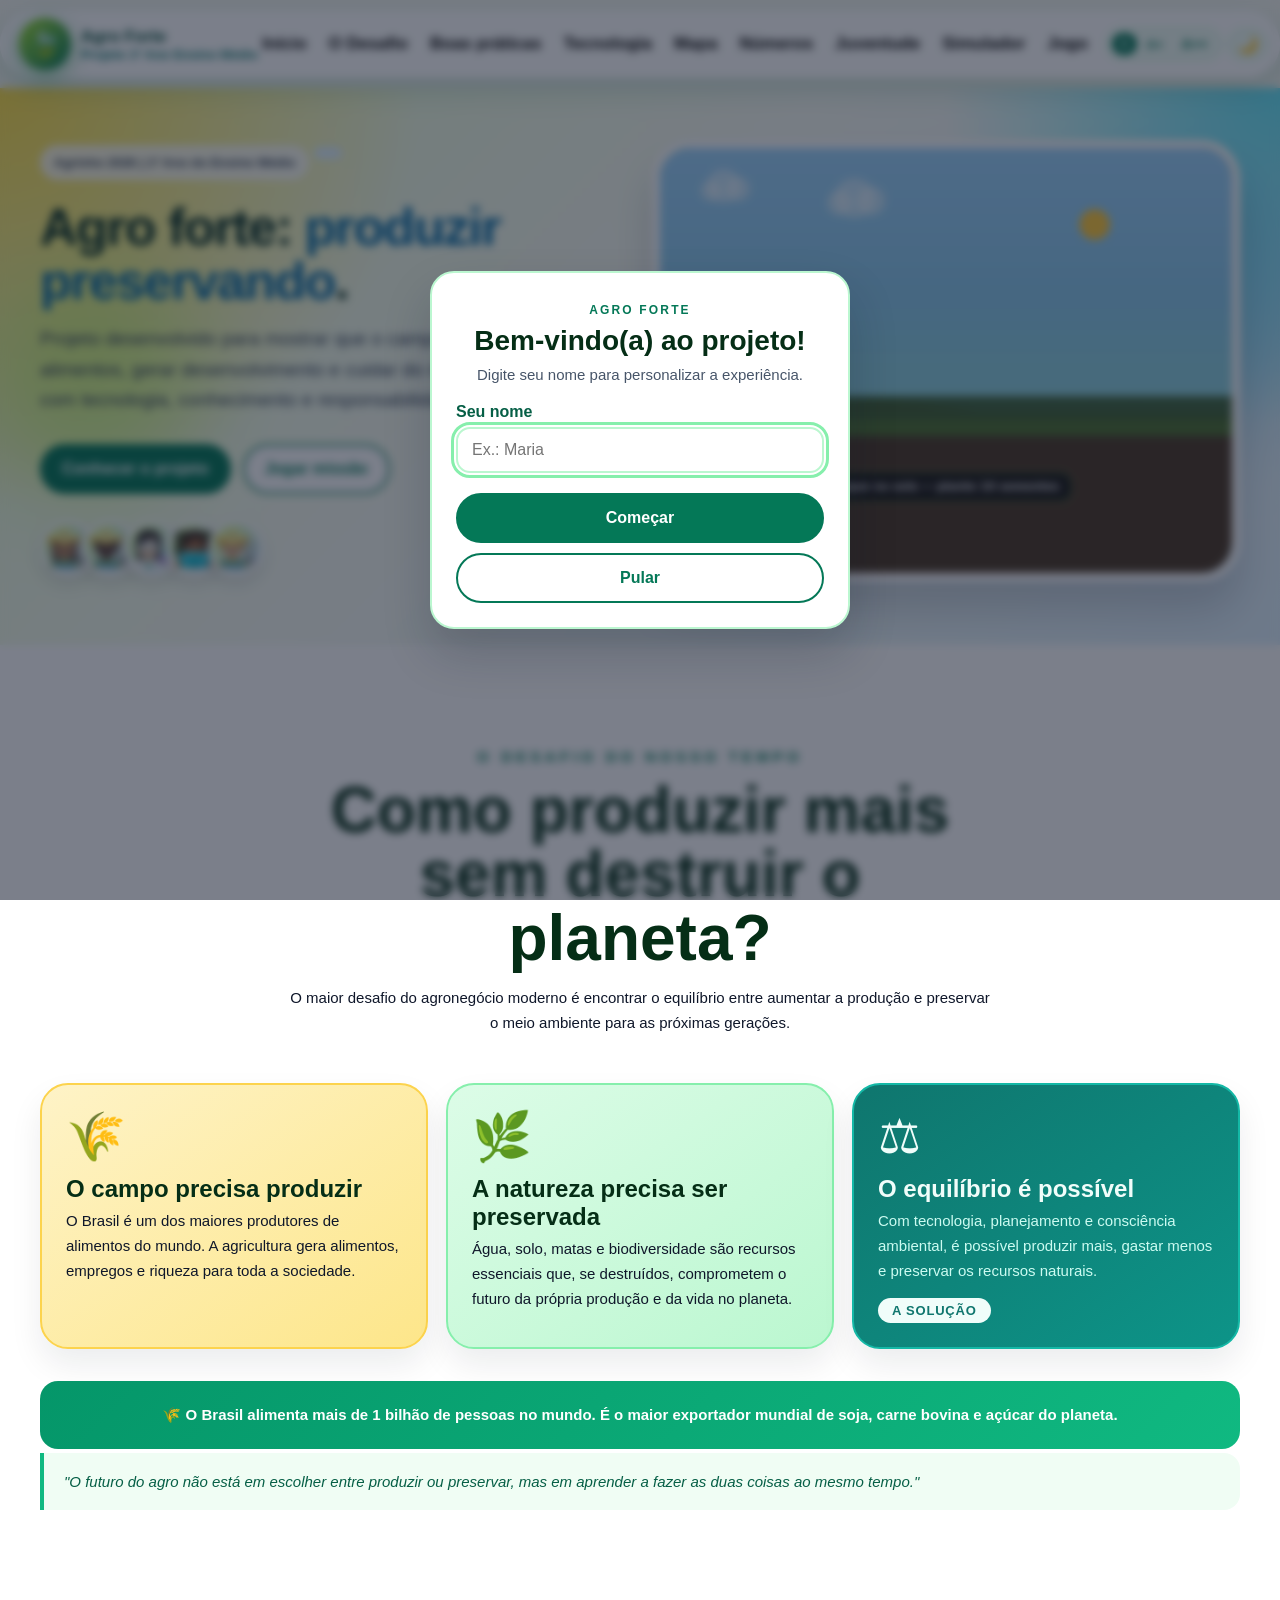
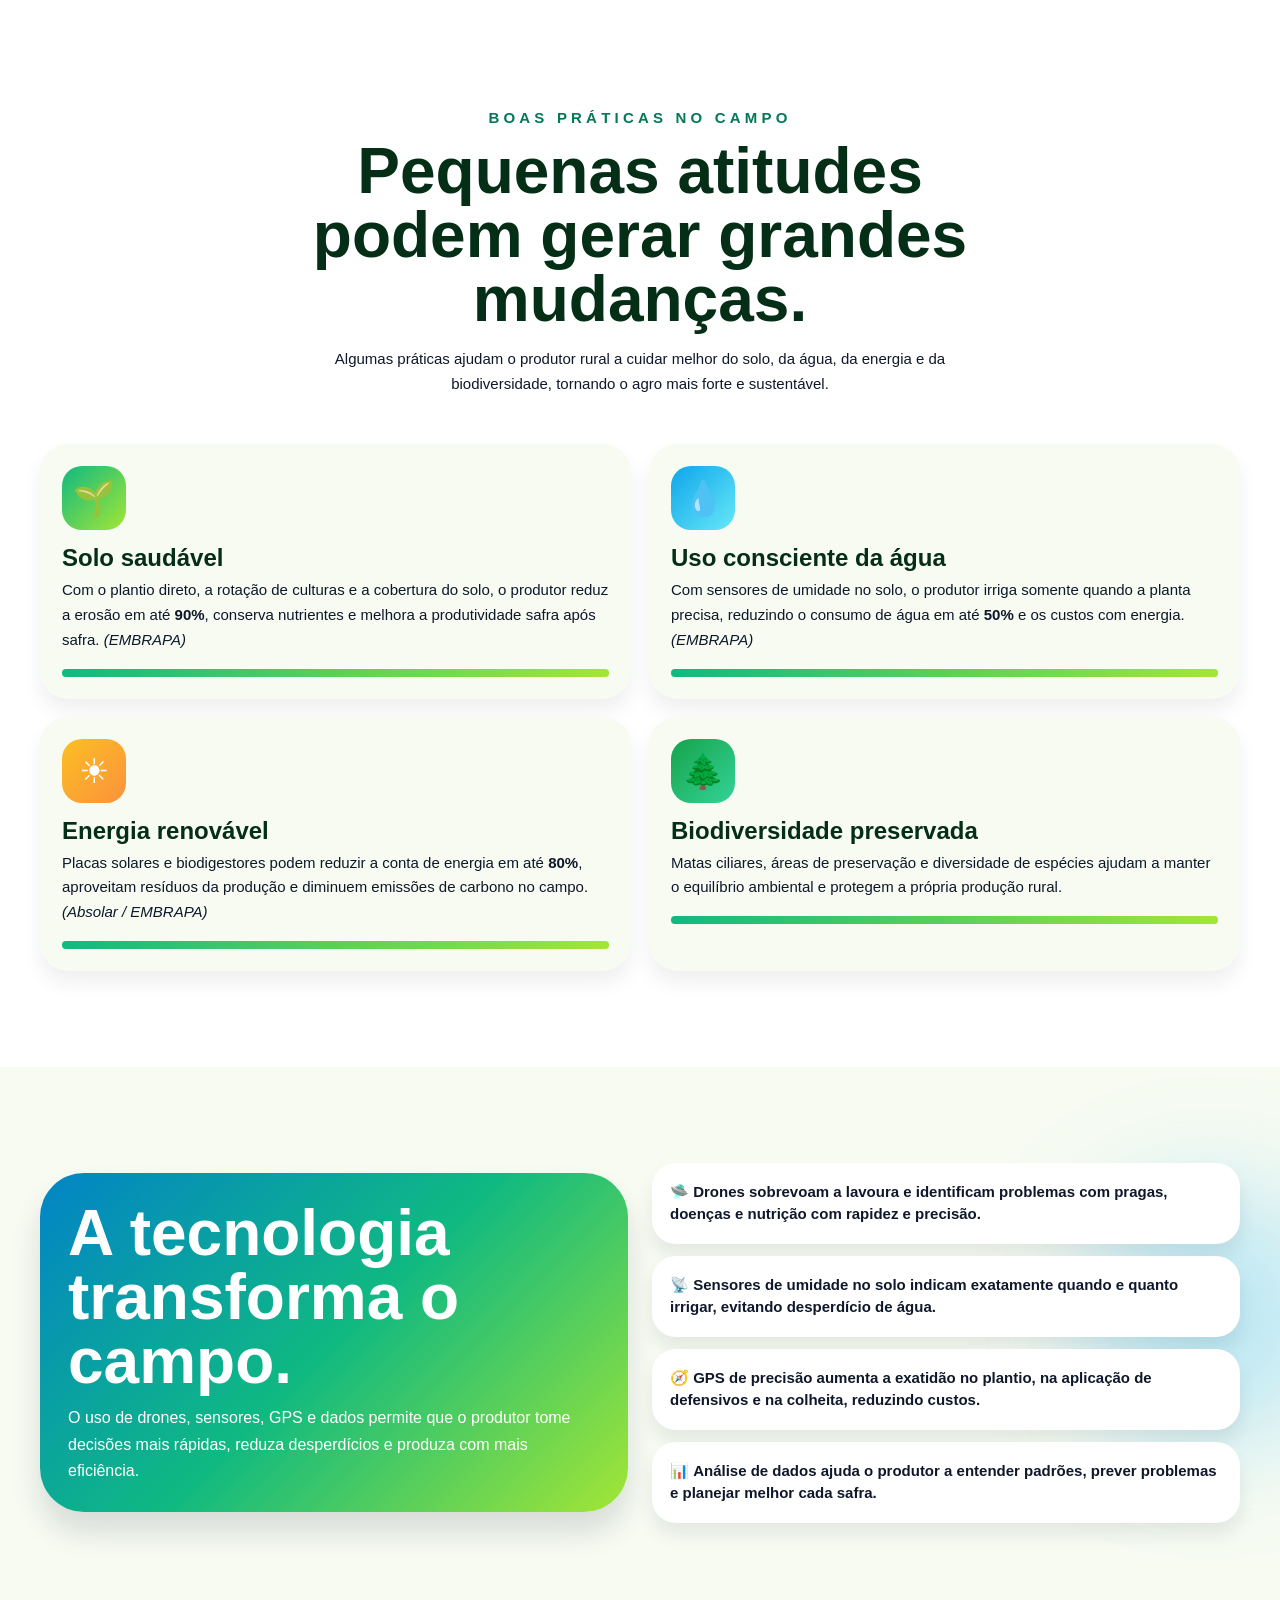
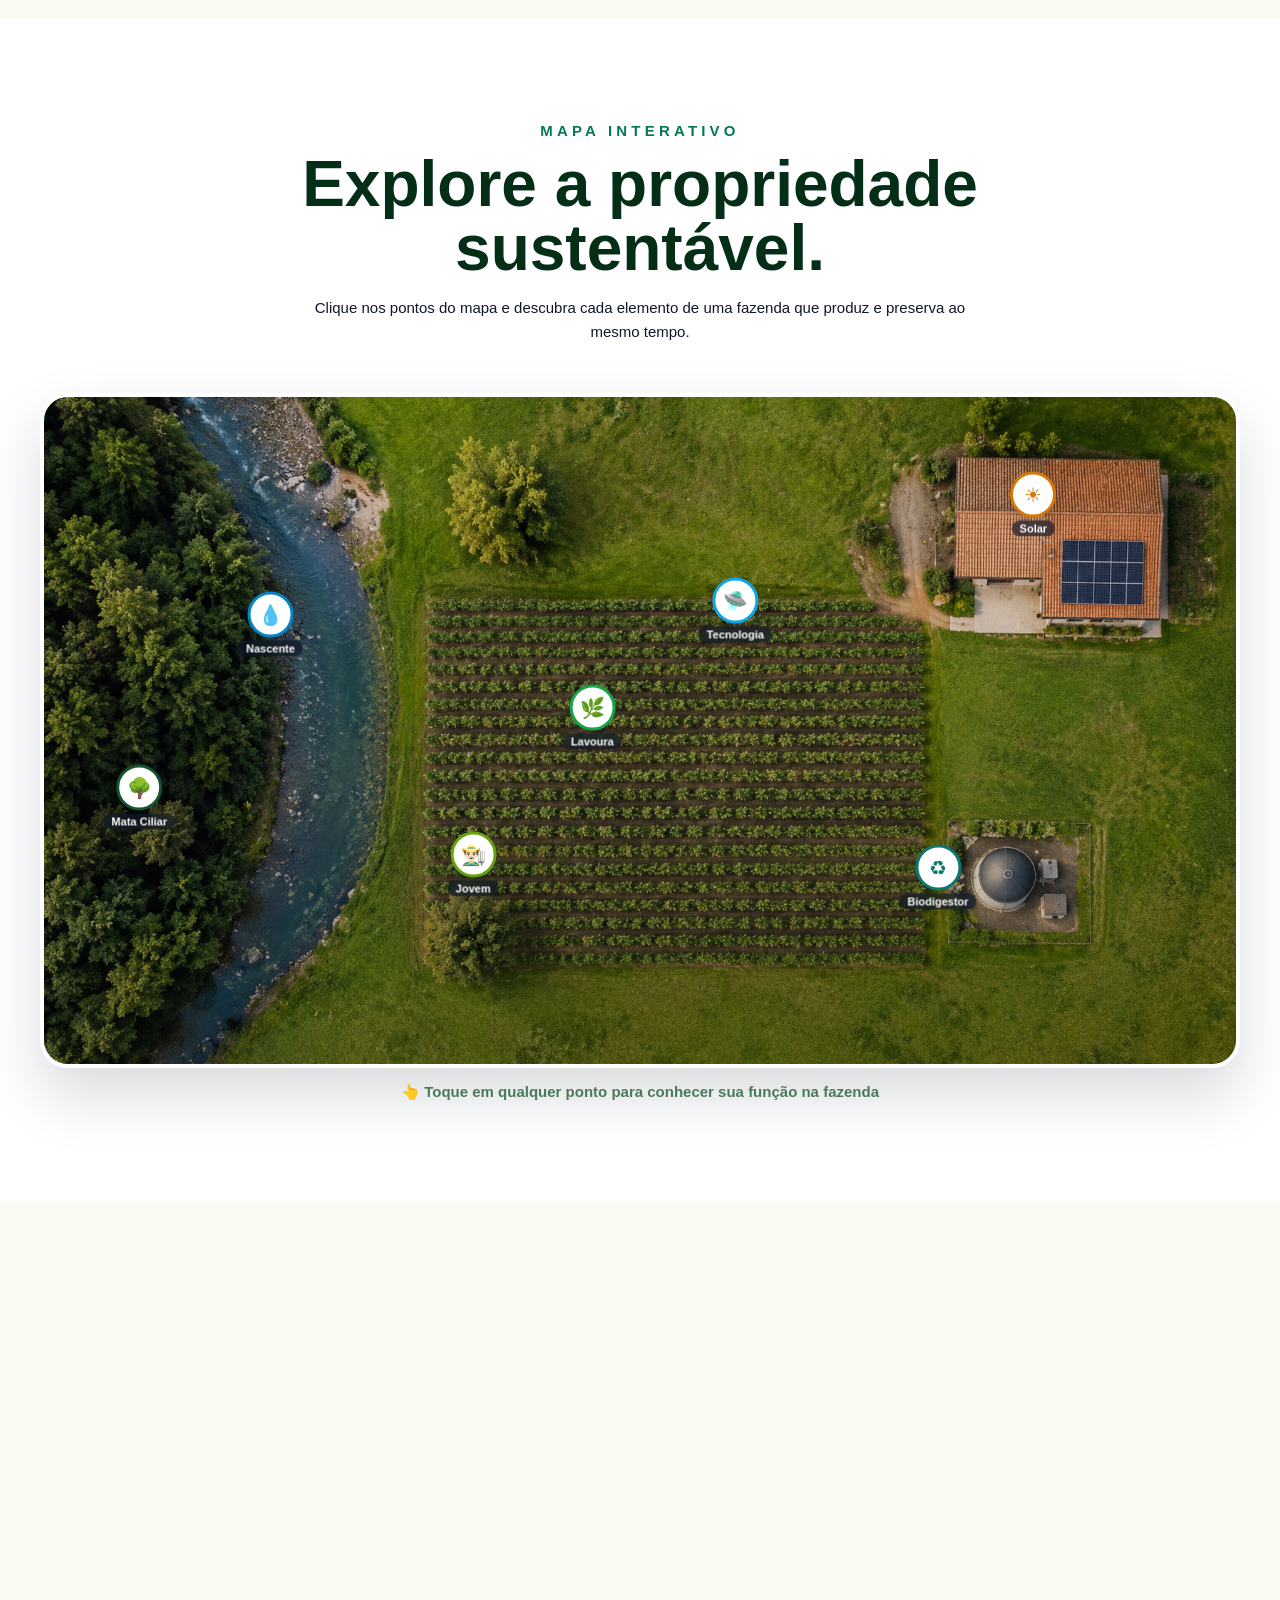
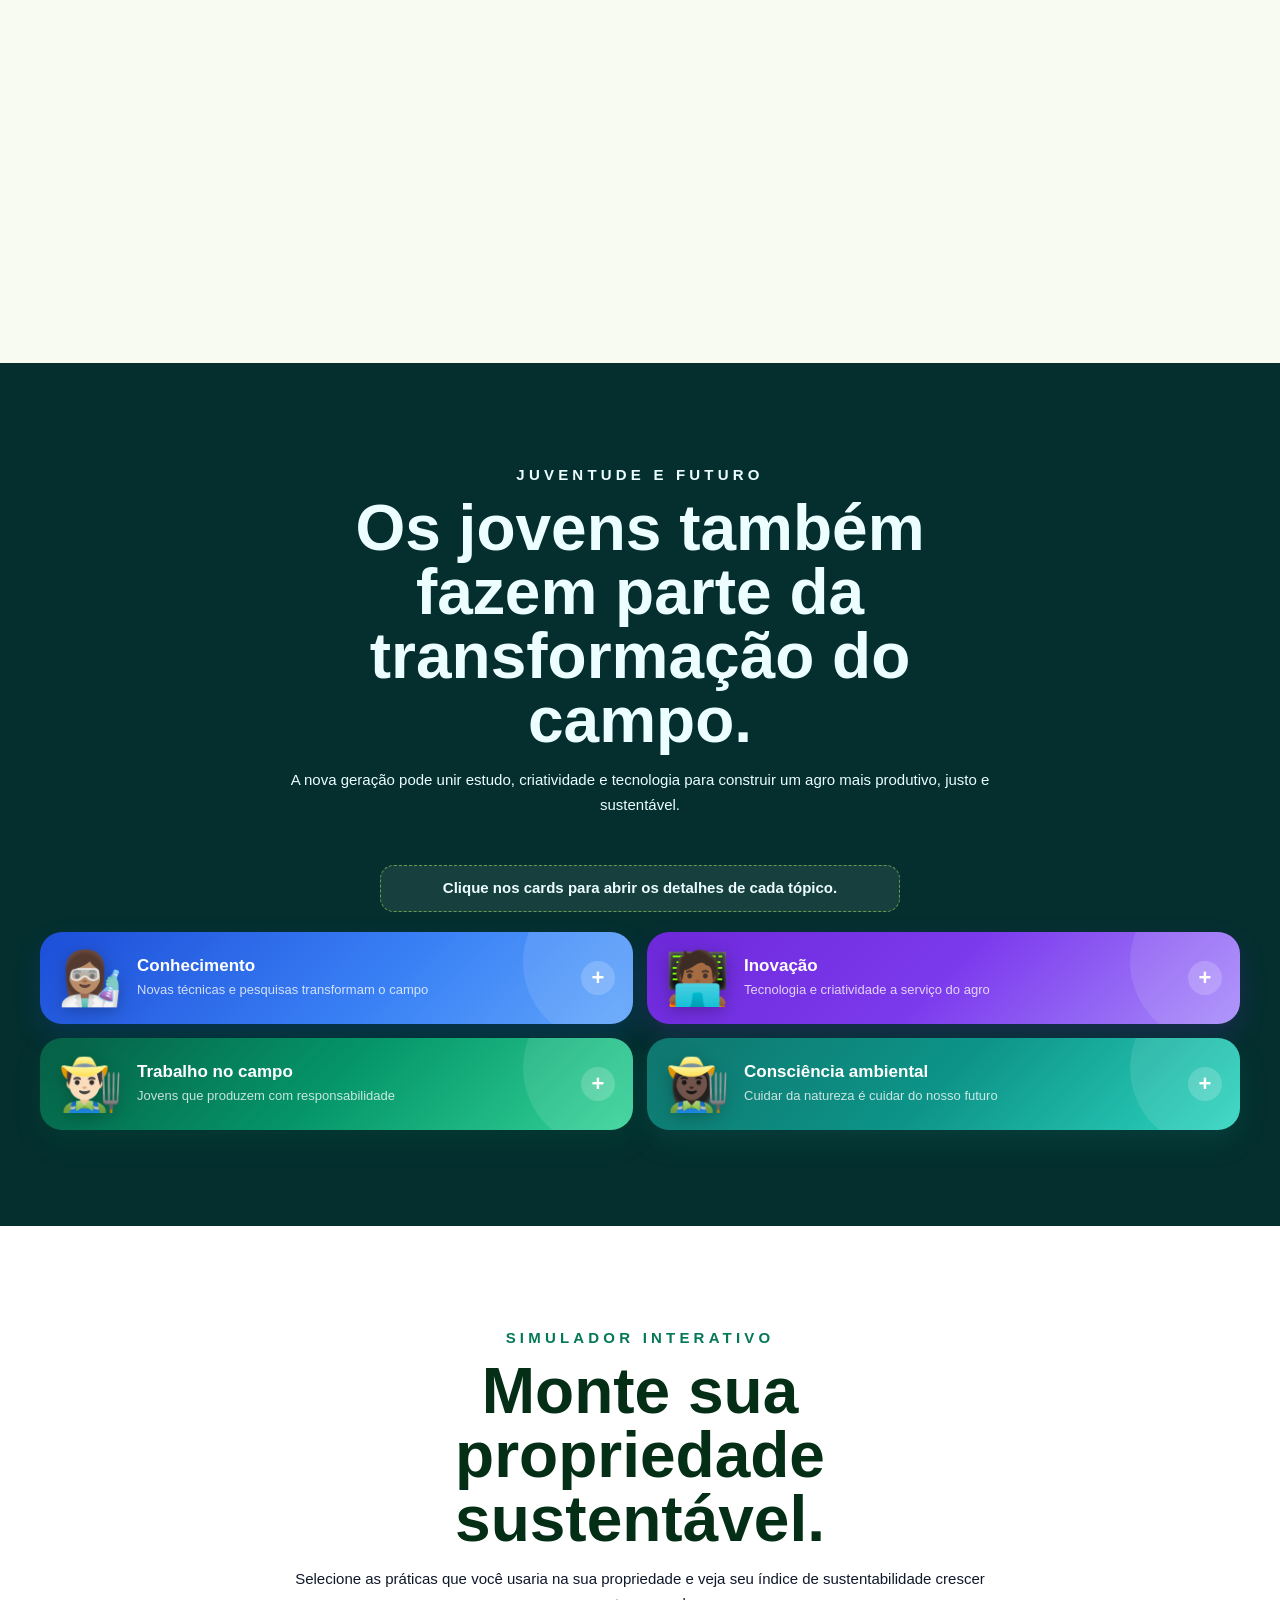
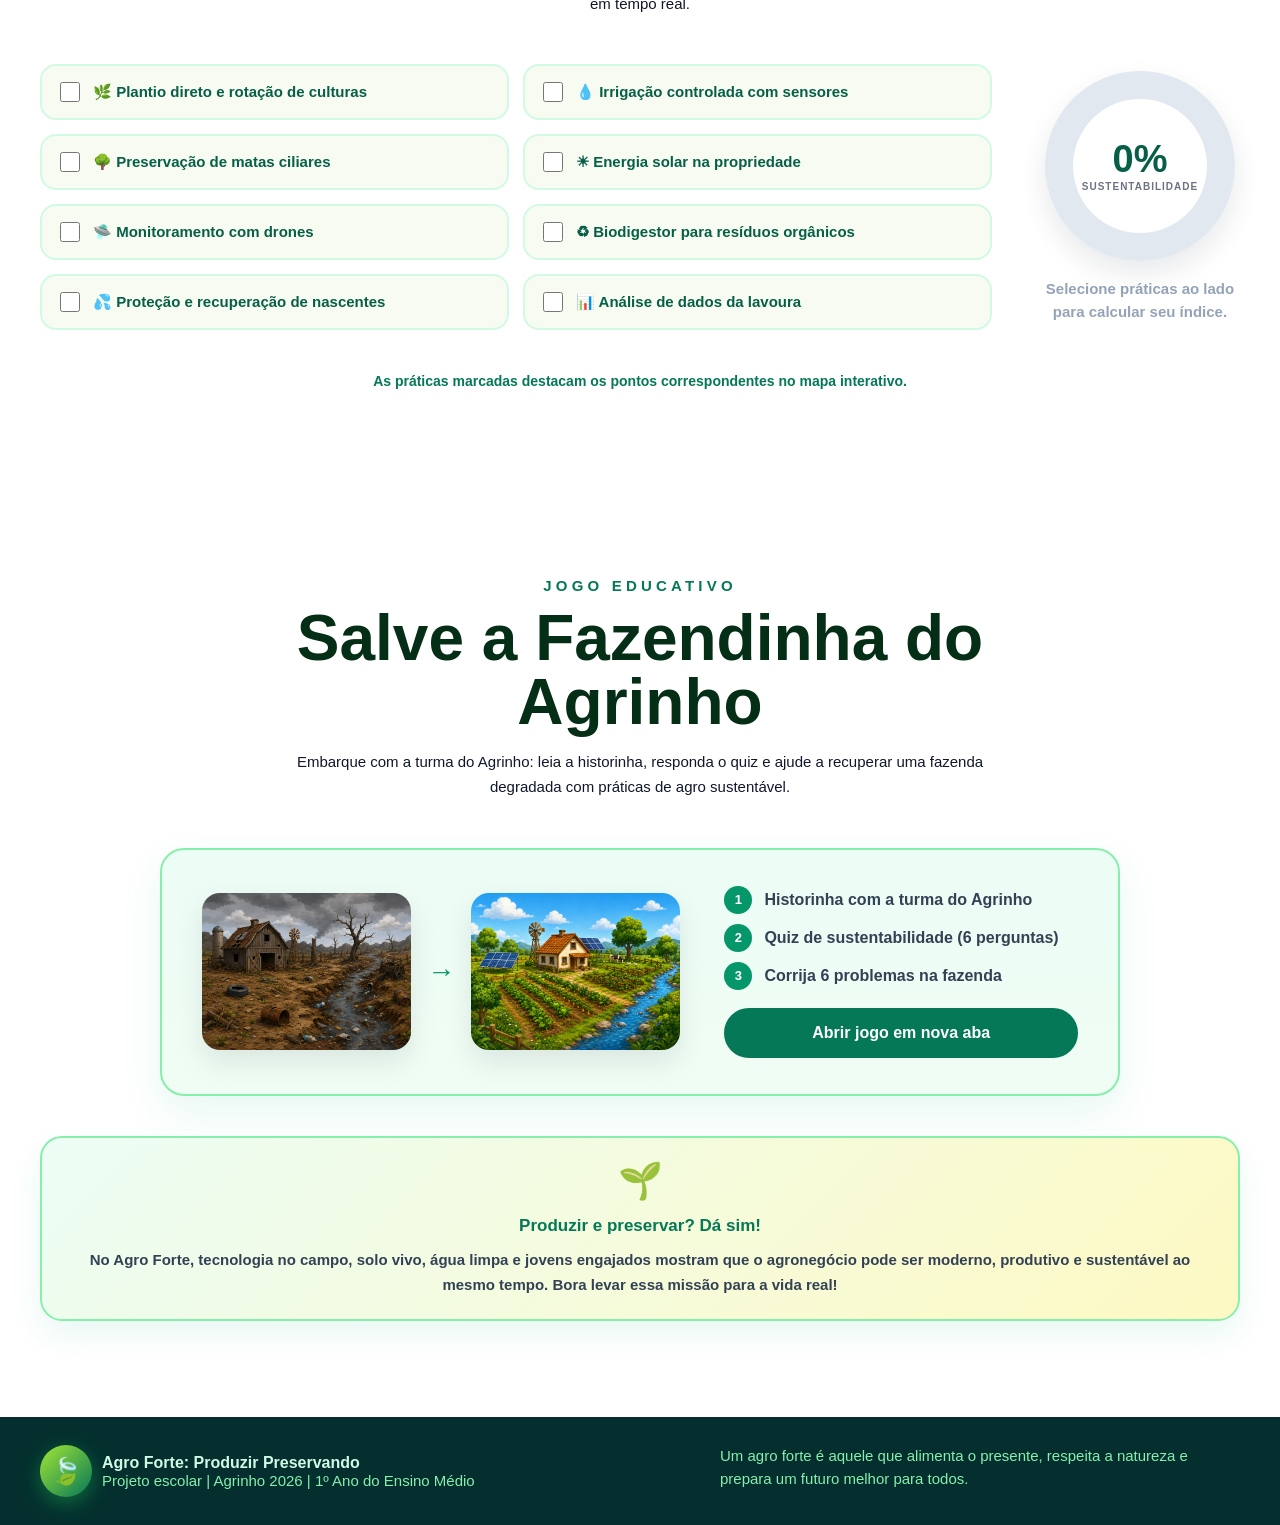
<file: index.html>
<!doctype html>
<html lang="pt-BR">
  <head>
    <meta charset="UTF-8" />
    <meta name="viewport" content="width=device-width, initial-scale=1.0, viewport-fit=cover" />
    <meta name="description" content="Agro Forte: Produzir Preservando | Agrinho 2026. Tema: agro forte, futuro sustentável e equilíbrio entre produção e meio ambiente." />
    <title>Agro Forte: Produzir Preservando | Agrinho 2026</title>
    <link rel="icon" type="image/svg+xml" href="./img/favicon.svg" />
    <link rel="stylesheet" href="./style.css?v=5" />
  </head>
  <body>
    <a class="skip-link" href="#conteudo">Pular para o conteúdo principal</a>
    <header class="header">
      <div class="container nav">
        <button type="button" class="brand" data-to="inicio" aria-label="Ir para início">
          <span class="brand-icon">&#127811;</span>
          <span>
            <strong>Agro Forte</strong>
            <small>Projeto 1º Ano Ensino Médio</small>
          </span>
        </button>

        <button
          type="button"
          id="menuToggle"
          class="menu-toggle"
          aria-label="Abrir menu de navegação"
          aria-controls="menu"
          aria-expanded="false"
        >
          &#9776;
        </button>
        <nav id="menu" class="menu">
          <button type="button" data-to="inicio">Início</button>
          <button type="button" data-to="desafio">O Desafio</button>
          <button type="button" data-to="solucoes">Boas práticas</button>
          <button type="button" data-to="tecnologia">Tecnologia</button>
          <button type="button" data-to="mapa">Mapa</button>
          <button type="button" data-to="numeros">Números</button>
          <button type="button" data-to="jovens">Juventude</button>
          <button type="button" data-to="simulador">Simulador</button>
          <button type="button" data-to="jogo">Jogo</button>
        </nav>

        <div class="a11y-bar" role="toolbar" aria-label="Preferências de acessibilidade">
          <div class="font-grp" role="group" aria-label="Tamanho do texto">
            <button type="button" class="a11y-btn font-btn font-btn-active" id="fontNormal"
              aria-pressed="true" aria-label="Fonte normal" title="Fonte normal">A</button>
            <button type="button" class="a11y-btn font-btn" id="fontMedium"
              aria-pressed="false" aria-label="Fonte média" title="Fonte média">A+</button>
            <button type="button" class="a11y-btn font-btn" id="fontLarge"
              aria-pressed="false" aria-label="Fonte grande" title="Fonte grande">A++</button>
          </div>
          <button type="button" class="a11y-btn dark-btn" id="darkToggle"
            aria-pressed="false" aria-label="Ativar modo escuro" title="Modo escuro">&#127769;</button>
        </div>
      </div>
    </header>

    <main id="conteudo" tabindex="-1">

      <!-- ── INÍCIO ──────────────────────────────────────────────────────── -->
      <section id="inicio" class="hero">
        <div class="orb orb-left"></div>
        <div class="orb orb-right"></div>

        <div class="container hero-grid">
          <div class="hero-copy reveal-up">
            <p class="pill">Agrinho 2026 | 1º Ano do Ensino Médio</p>
            <p id="heroGreeting" class="hero-greeting" hidden aria-live="polite"></p>
            <h1>Agro forte: <span>produzir preservando</span>.</h1>
            <p>
              Projeto desenvolvido para mostrar que o campo
              pode produzir alimentos, gerar desenvolvimento e cuidar do meio ambiente
              com tecnologia, conhecimento e responsabilidade.
            </p>

            <div class="hero-actions">
              <button type="button" class="btn btn-primary" data-to="desafio">Conhecer o projeto</button>
              <button type="button" class="btn btn-secondary" data-to="jogo">Jogar missão</button>
            </div>

            <div class="avatar-row">
              <span>&#128105;&#127997;&#8205;&#127806;</span>
              <span>&#128104;&#127999;&#8205;&#127806;</span>
              <span>&#128105;&#127995;&#8205;&#128300;</span>
              <span>&#129489;&#127998;&#8205;&#128187;</span>
              <span>&#128104;&#127996;&#8205;&#127806;</span>
            </div>
          </div>

          <aside class="hero-panel reveal-scale">
            <div
              id="agroSketch"
              class="agro-sketch"
              role="img"
              aria-label="Cena interativa: plante 10 sementes no solo, aguarde a chuva, colha com o caminhão e reinicie."
            ></div>
          </aside>
        </div>
      </section>

      <!-- ── O DESAFIO ───────────────────────────────────────────────────── -->
      <section id="desafio" class="section light">
        <div class="container">
          <div class="section-head reveal-up">
            <p class="section-label">O desafio do nosso tempo</p>
            <h2>Como produzir mais sem destruir o planeta?</h2>
            <p>O maior desafio do agronegócio moderno é encontrar o equilíbrio entre aumentar a produção e preservar o meio ambiente para as próximas gerações.</p>
          </div>

          <div class="desafio-cards">
            <article class="desafio-card dc-amber reveal-up delay-1">
              <div class="dc-icon">&#127806;</div>
              <h3>O campo precisa produzir</h3>
              <p>O Brasil é um dos maiores produtores de alimentos do mundo. A agricultura gera alimentos, empregos e riqueza para toda a sociedade.</p>
            </article>
            <article class="desafio-card dc-green reveal-up delay-2">
              <div class="dc-icon">&#127807;</div>
              <h3>A natureza precisa ser preservada</h3>
              <p>Água, solo, matas e biodiversidade são recursos essenciais que, se destruídos, comprometem o futuro da própria produção e da vida no planeta.</p>
            </article>
            <article class="desafio-card dc-teal reveal-up delay-3">
              <div class="dc-icon">&#9878;</div>
              <h3>O equilíbrio é possível</h3>
              <p>Com tecnologia, planejamento e consciência ambiental, é possível produzir mais, gastar menos e preservar os recursos naturais.</p>
              <span class="dc-badge">A solução</span>
            </article>
          </div>

          <div class="impact-stat reveal-up">
            &#127806; O Brasil alimenta mais de 1 bilhão de pessoas no mundo. É o maior exportador mundial de soja, carne bovina e açúcar do planeta.
          </div>

          <blockquote class="desafio-quote reveal-up">
            "O futuro do agro não está em escolher entre produzir <em>ou</em> preservar, mas em aprender a fazer as duas coisas ao mesmo tempo."
          </blockquote>
        </div>
      </section>

      <!-- ── BOAS PRÁTICAS ───────────────────────────────────────────────── -->
      <section id="solucoes" class="section light">
        <div class="container">
          <div class="section-head reveal-up">
            <p class="section-label">Boas práticas no campo</p>
            <h2>Pequenas atitudes podem gerar grandes mudanças.</h2>
            <p>
              Algumas práticas ajudam o produtor rural a cuidar melhor do solo, da água,
              da energia e da biodiversidade, tornando o agro mais forte e sustentável.
            </p>
          </div>

          <div class="cards">
            <article class="card reveal-up delay-1">
              <div class="badge bg1">&#127793;</div>
              <h3>Solo saudável</h3>
              <p>Com o plantio direto, a rotação de culturas e a cobertura do solo, o produtor reduz a erosão em até <strong>90%</strong>, conserva nutrientes e melhora a produtividade safra após safra. <em>(EMBRAPA)</em></p>
              <div class="progress p1"></div>
            </article>
            <article class="card reveal-up delay-2">
              <div class="badge bg2">&#128167;</div>
              <h3>Uso consciente da água</h3>
              <p>Com sensores de umidade no solo, o produtor irriga somente quando a planta precisa, reduzindo o consumo de água em até <strong>50%</strong> e os custos com energia. <em>(EMBRAPA)</em></p>
              <div class="progress p2"></div>
            </article>
            <article class="card reveal-up delay-3">
              <div class="badge bg3">&#9728;</div>
              <h3>Energia renovável</h3>
              <p>Placas solares e biodigestores podem reduzir a conta de energia em até <strong>80%</strong>, aproveitam resíduos da produção e diminuem emissões de carbono no campo. <em>(Absolar / EMBRAPA)</em></p>
              <div class="progress p3"></div>
            </article>
            <article class="card reveal-up delay-4">
              <div class="badge bg4">&#127794;</div>
              <h3>Biodiversidade preservada</h3>
              <p>Matas ciliares, áreas de preservação e diversidade de espécies ajudam a manter o equilíbrio ambiental e protegem a própria produção rural.</p>
              <div class="progress p4"></div>
            </article>
          </div>
        </div>
      </section>

      <!-- ── TECNOLOGIA ──────────────────────────────────────────────────── -->
      <section id="tecnologia" class="section">
        <div class="glow"></div>
        <div class="container tech-grid">
          <div class="tech-banner reveal-left">
            <h2>A tecnologia transforma o campo.</h2>
            <p>
              O uso de drones, sensores, GPS e dados permite que o produtor tome
              decisões mais rápidas, reduza desperdícios e produza com mais eficiência.
            </p>
          </div>
          <div class="tech-cards">
            <article class="tech-card reveal-right delay-1">&#128760; <strong>Drones</strong> sobrevoam a lavoura e identificam problemas com pragas, doenças e nutrição com rapidez e precisão.</article>
            <article class="tech-card reveal-right delay-2">&#128225; <strong>Sensores</strong> de umidade no solo indicam exatamente quando e quanto irrigar, evitando desperdício de água.</article>
            <article class="tech-card reveal-right delay-3">&#129517; <strong>GPS de precisão</strong> aumenta a exatidão no plantio, na aplicação de defensivos e na colheita, reduzindo custos.</article>
            <article class="tech-card reveal-right delay-4">&#128202; <strong>Análise de dados</strong> ajuda o produtor a entender padrões, prever problemas e planejar melhor cada safra.</article>
          </div>
        </div>
      </section>

      <!-- ── MAPA INTERATIVO ─────────────────────────────────────────────── -->
      <section id="mapa" class="section light">
        <div class="container">
          <div class="section-head reveal-up">
            <p class="section-label">Mapa interativo</p>
            <h2>Explore a propriedade sustentável.</h2>
            <p>Clique nos pontos do mapa e descubra cada elemento de uma fazenda que produz e preserva ao mesmo tempo.</p>
          </div>

          <div
            class="farm-map reveal-scale"
            role="img"
            aria-label="Mapa ilustrado de uma propriedade rural sustentável com pontos interativos"
          >
            <img class="farm-bg" src="img/lavoura.png" alt="Foto aérea de uma fazenda sustentável com lavoura, rio, mata ciliar, casa com energia solar e biodigestor" />

            <button type="button" class="farm-pin fp-green pin-lavoura" data-spot="lavoura"
              aria-label="Lavoura Sustentável, clique para saber mais">
              <span class="fp-icon">&#127807;</span><span class="fp-label">Lavoura</span>
            </button>
            <button type="button" class="farm-pin fp-blue pin-nascente" data-spot="nascente"
              aria-label="Nascente Preservada, clique para saber mais">
              <span class="fp-icon">&#128167;</span><span class="fp-label">Nascente</span>
            </button>
            <button type="button" class="farm-pin fp-darkgreen pin-mata" data-spot="mataCiliar"
              aria-label="Mata Ciliar, clique para saber mais">
              <span class="fp-icon">&#127795;</span><span class="fp-label">Mata Ciliar</span>
            </button>
            <button type="button" class="farm-pin fp-yellow pin-solar" data-spot="solar"
              aria-label="Energia Solar, clique para saber mais">
              <span class="fp-icon">&#9728;</span><span class="fp-label">Solar</span>
            </button>
            <button type="button" class="farm-pin fp-sky pin-tecnologia" data-spot="tecnologia"
              aria-label="Tecnologia no Campo, clique para saber mais">
              <span class="fp-icon">&#128760;</span><span class="fp-label">Tecnologia</span>
            </button>
            <button type="button" class="farm-pin fp-teal pin-biodigestor" data-spot="biodigestor"
              aria-label="Biodigestor, clique para saber mais">
              <span class="fp-icon">&#9851;</span><span class="fp-label">Biodigestor</span>
            </button>
            <button type="button" class="farm-pin fp-lime pin-jovem" data-spot="jovem"
              aria-label="Jovem Produtor, clique para saber mais">
              <span class="fp-icon">&#128104;&#127995;&#8205;&#127806;</span><span class="fp-label">Jovem</span>
            </button>
          </div>
          <p class="farm-hint reveal-up">&#128070; Toque em qualquer ponto para conhecer sua função na fazenda</p>
        </div>
      </section>

      <section id="numeros" class="section">
        <div class="container">
          <div class="section-head reveal-up">
            <p class="section-label">O agro em números</p>
            <h2>Fatos que mostram o tamanho e a responsabilidade do campo.</h2>
          </div>
          <div class="counters-grid">
            <div class="counter-item reveal-up delay-1">
              <span class="counter-icon">&#127806;</span>
              <span class="counter-num" data-target="5000000" data-suffix="">5.000.000</span>
              <span class="counter-label">propriedades rurais no Brasil</span>
              <small class="counter-source">IBGE, Censo Agropecuário 2017</small>
            </div>
            <div class="counter-item reveal-up delay-2">
              <span class="counter-icon">&#128200;</span>
              <span class="counter-num" data-target="27" data-suffix="%">27%</span>
              <span class="counter-label">do PIB nacional vem do agronegócio</span>
              <small class="counter-source">CNA, 2023</small>
            </div>
            <div class="counter-item reveal-up delay-3">
              <span class="counter-icon">&#128104;&#127999;&#8205;&#127806;</span>
              <span class="counter-num" data-target="33" data-suffix="%">33%</span>
              <span class="counter-label">dos empregos do Brasil estão no agro</span>
              <small class="counter-source">CNA / Ministério da Agricultura</small>
            </div>
            <div class="counter-item reveal-up delay-4">
              <span class="counter-icon">&#128167;</span>
              <span class="counter-num" data-target="50" data-suffix="%">50%</span>
              <span class="counter-label">de economia de água com irrigação inteligente</span>
              <small class="counter-source">EMBRAPA, 2022</small>
            </div>
          </div>
        </div>
      </section>

      <!-- ── JUVENTUDE ───────────────────────────────────────────────────── -->
      <section id="jovens" class="section dark">
        <div class="container">
          <div class="section-head reveal-up">
            <p class="section-label">Juventude e futuro</p>
            <h2>Os jovens também fazem parte da transformação do campo.</h2>
            <p>A nova geração pode unir estudo, criatividade e tecnologia para construir um agro mais produtivo, justo e sustentável.</p>
          </div>
          <p class="topic-hint reveal-up">
            Clique nos cards para abrir os detalhes de cada tópico.
          </p>
          <div class="youth-grid">
            <button type="button" class="youth-card yc-blue reveal-up delay-1 topic-card" data-topic="conhecimento" aria-label="Abrir detalhes de Conhecimento">
              <div class="yc-deco"></div>
              <span class="yc-emoji">&#128105;&#127997;&#8205;&#128300;</span>
              <div class="yc-content">
                <strong>Conhecimento</strong>
                <p>Novas técnicas e pesquisas transformam o campo</p>
              </div>
              <span class="yc-plus" aria-hidden="true">+</span>
            </button>
            <button type="button" class="youth-card yc-purple reveal-up delay-2 topic-card" data-topic="inovacao" aria-label="Abrir detalhes de Inovação">
              <div class="yc-deco"></div>
              <span class="yc-emoji">&#129489;&#127998;&#8205;&#128187;</span>
              <div class="yc-content">
                <strong>Inovação</strong>
                <p>Tecnologia e criatividade a serviço do agro</p>
              </div>
              <span class="yc-plus" aria-hidden="true">+</span>
            </button>
            <button type="button" class="youth-card yc-lime reveal-up delay-3 topic-card" data-topic="trabalho" aria-label="Abrir detalhes de Trabalho no campo">
              <div class="yc-deco"></div>
              <span class="yc-emoji">&#128104;&#127995;&#8205;&#127806;</span>
              <div class="yc-content">
                <strong>Trabalho no campo</strong>
                <p>Jovens que produzem com responsabilidade</p>
              </div>
              <span class="yc-plus" aria-hidden="true">+</span>
            </button>
            <button type="button" class="youth-card yc-teal reveal-up delay-4 topic-card" data-topic="consciencia" aria-label="Abrir detalhes de Consciência ambiental">
              <div class="yc-deco"></div>
              <span class="yc-emoji">&#128105;&#127999;&#8205;&#127806;</span>
              <div class="yc-content">
                <strong>Consciência ambiental</strong>
                <p>Cuidar da natureza é cuidar do nosso futuro</p>
              </div>
              <span class="yc-plus" aria-hidden="true">+</span>
            </button>
          </div>

        </div>
      </section>

      <!-- ── SIMULADOR ───────────────────────────────────────────────────── -->
      <section id="simulador" class="section light">
        <div class="container">
          <div class="section-head reveal-up">
            <p class="section-label">Simulador interativo</p>
            <h2>Monte sua propriedade sustentável.</h2>
            <p>Selecione as práticas que você usaria na sua propriedade e veja seu índice de sustentabilidade crescer em tempo real.</p>
          </div>

          <div class="sim-layout reveal-up">
            <div class="sim-checks">
              <label class="sim-item">
                <input type="checkbox" class="sim-cb" data-pin="lavoura" />
                <span>&#127807; Plantio direto e rotação de culturas</span>
              </label>
              <label class="sim-item">
                <input type="checkbox" class="sim-cb" data-pin="nascente" />
                <span>&#128167; Irrigação controlada com sensores</span>
              </label>
              <label class="sim-item">
                <input type="checkbox" class="sim-cb" data-pin="mataCiliar" />
                <span>&#127795; Preservação de matas ciliares</span>
              </label>
              <label class="sim-item">
                <input type="checkbox" class="sim-cb" data-pin="solar" />
                <span>&#9728; Energia solar na propriedade</span>
              </label>
              <label class="sim-item">
                <input type="checkbox" class="sim-cb" data-pin="tecnologia" />
                <span>&#128760; Monitoramento com drones</span>
              </label>
              <label class="sim-item">
                <input type="checkbox" class="sim-cb" data-pin="biodigestor" />
                <span>&#9851; Biodigestor para resíduos orgânicos</span>
              </label>
              <label class="sim-item">
                <input type="checkbox" class="sim-cb" data-pin="nascente" />
                <span>&#128166; Proteção e recuperação de nascentes</span>
              </label>
              <label class="sim-item">
                <input type="checkbox" class="sim-cb" data-pin="jovem" />
                <span>&#128202; Análise de dados da lavoura</span>
              </label>
            </div>

            <div class="sim-result">
              <div class="sim-gauge" id="simGauge">
                <div class="sim-gauge-inner">
                  <span class="sim-percent" id="simPercent">0%</span>
                  <small>sustentabilidade</small>
                </div>
              </div>
              <p class="sim-msg" id="simMsg">Selecione práticas ao lado para calcular seu índice.</p>
            </div>
          </div>
          <p class="sim-map-hint reveal-up">As práticas marcadas destacam os pontos correspondentes no mapa interativo.</p>
        </div>
      </section>

      <!-- ── JOGO EDUCATIVO (página separada) ─────────────────────────────── -->
      <section id="jogo" class="section light">
        <div class="container">
          <div class="section-head reveal-up">
            <p class="section-label">Jogo educativo</p>
            <h2>Salve a Fazendinha do Agrinho</h2>
            <p>Embarque com a turma do Agrinho: leia a historinha, responda o quiz e ajude a recuperar uma fazenda degradada com práticas de agro sustentável.</p>
          </div>

          <div class="game-launch-card reveal-up">
            <div class="game-launch-visual">
              <img src="./img/game/fazenda_ruim.png" alt="Fazenda com problemas" class="game-launch-img game-launch-img-bad" />
              <span class="game-launch-arrow" aria-hidden="true">→</span>
              <img src="./img/game/fazenda_boa.png" alt="Fazenda recuperada" class="game-launch-img game-launch-img-good" />
            </div>
            <ul class="game-launch-steps">
              <li><span>1</span> Historinha com a turma do Agrinho</li>
              <li><span>2</span> Quiz de sustentabilidade (6 perguntas)</li>
              <li><span>3</span> Corrija 6 problemas na fazenda</li>
            </ul>
            <a href="./jogo.html" class="btn btn-primary game-launch-btn" target="_blank" rel="noopener noreferrer">Abrir jogo em nova aba</a>
          </div>

          <div class="quiz-closing-card reveal-up">
            <span class="quiz-closing-icon" aria-hidden="true">&#127793;</span>
            <p class="quiz-closing-note">
              <strong>Produzir e preservar? Dá sim!</strong> No Agro Forte, tecnologia no campo,
              solo vivo, água limpa e jovens engajados mostram que o agronegócio pode ser
              moderno, produtivo e sustentável ao mesmo tempo. Bora levar essa missão para
              a vida real!
            </p>
          </div>
        </div>
      </section>

    </main>

    <!-- ── RODAPÉ ──────────────────────────────────────────────────────────── -->
    <footer class="footer">
      <div class="container foot-wrap">
        <div class="foot-brand">
          <span class="brand-icon">&#127811;</span>
          <div>
            <strong>Agro Forte: Produzir Preservando</strong>
            <small>Projeto escolar | Agrinho 2026 | 1º Ano do Ensino Médio</small>
          </div>
        </div>
        <p>Um agro forte é aquele que alimenta o presente, respeita a natureza e prepara um futuro melhor para todos.</p>
      </div>
    </footer>

    <!-- ── BOAS-VINDAS ─────────────────────────────────────────────────────── -->
    <div id="welcomeModal" class="welcome-modal" aria-hidden="true">
      <div class="welcome-backdrop"></div>
      <div class="welcome-dialog" role="dialog" aria-modal="true" aria-labelledby="welcomeTitle">
        <p class="welcome-kicker">Agro Forte</p>
        <h2 id="welcomeTitle">Bem-vindo(a) ao projeto!</h2>
        <p class="welcome-text">Digite seu nome para personalizar a experiência.</p>
        <label class="welcome-label" for="nameInput">Seu nome</label>
        <input type="text" id="nameInput" class="name-input" maxlength="40"
          placeholder="Ex.: Maria" autocomplete="name" />
        <div class="welcome-actions">
          <button type="button" class="btn btn-primary" id="nameSubmit">Começar</button>
          <button type="button" class="btn btn-secondary" id="nameSkip">Pular</button>
        </div>
      </div>
    </div>

    <div id="topicModal" class="topic-modal" aria-hidden="true">
      <div class="topic-modal-backdrop" data-close-modal></div>
      <div class="topic-modal-dialog" role="dialog" aria-modal="true" aria-labelledby="topicModalTitle">
        <button type="button" class="topic-modal-close" id="topicModalClose" aria-label="Fechar pop-up">
          &times;
        </button>
        <p class="topic-modal-kicker" id="topicModalKicker">Juventude no campo</p>
        <h3 id="topicModalTitle"></h3>
        <p id="topicModalText"></p>
      </div>
    </div>

    <!-- overlay da gaveta mobile -->
    <div class="menu-overlay" id="menuOverlay"></div>

    <script src="./lib/p5.min.js"></script>
    <script src="./sketch.js?v=5"></script>
    <script src="./script.js?v=5"></script>
  </body>
</html>
</file>
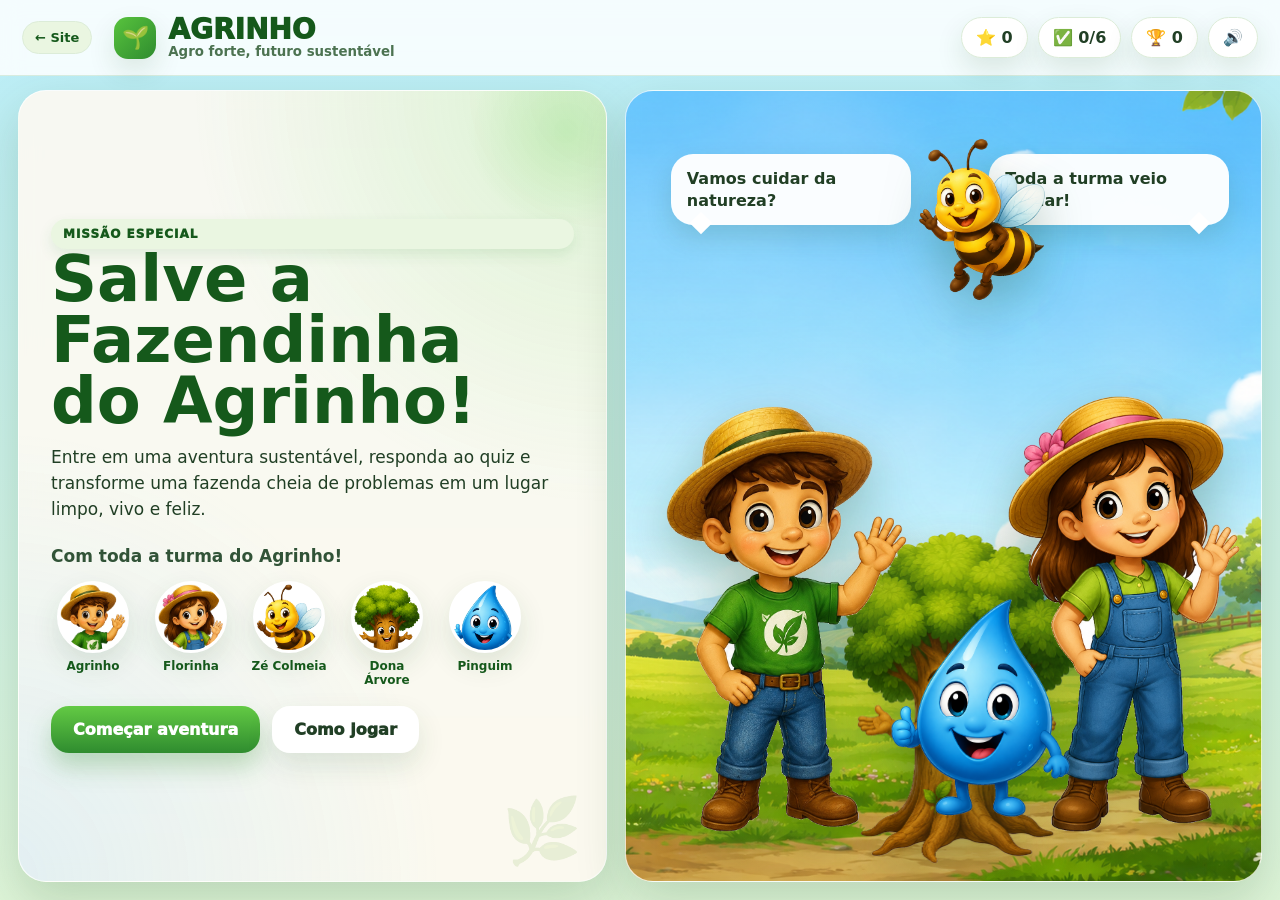
<file: jogo.html>
<!doctype html>
<html lang="pt-BR">
<head>
  <meta charset="UTF-8" />
  <meta name="viewport" content="width=device-width, initial-scale=1.0, viewport-fit=cover" />
  <meta name="description" content="Salve a Fazendinha do Agrinho — jogo educativo sobre agro sustentável." />
  <title>Salve a Fazendinha | Agrinho 2026</title>
  <link rel="icon" type="image/svg+xml" href="./img/favicon.svg" />
  <link rel="stylesheet" href="./game.css?v=15" />
</head>
<body>
  <a class="skip-link" href="#conteudo-jogo">Pular para o conteúdo principal</a>
  <div id="loadingScreen" class="loading-screen">
    <div class="loading-card">
      <img src="./img/game/agrinho.png" alt="Agrinho carregando" />
      <h2>Preparando a aventura…</h2>
      <div class="loading-bar"><span id="loadingBar"></span></div>
      <p id="loadingText">Carregando a turma do Agrinho</p>
    </div>
  </div>

  <div id="confetti-layer"></div>

  <header class="topbar">
    <div class="brand-wrap">
      <a class="back-site" href="./index.html" aria-label="Voltar ao site Agro Forte">← Site</a>
      <div class="brand-icon">🌱</div>
      <div>
        <div class="brand">AGRINHO</div>
        <small>Agro forte, futuro sustentável</small>
      </div>
    </div>
    <div class="hud">
      <div class="hud-pill">⭐ <span id="score">0</span></div>
      <div class="hud-pill">✅ <span id="fixedCount">0</span>/6</div>
      <div class="hud-pill">🏆 <span id="bestScore">0</span></div>
      <button id="soundBtn" class="hud-btn" aria-label="Som">🔊</button>
    </div>
  </header>

  <main id="conteudo-jogo" tabindex="-1">
    <section id="home" class="screen active">
      <div class="hero-grid">
        <div class="panel hero-copy">
          <span class="eyebrow">MISSÃO ESPECIAL</span>
          <p id="gameGreeting" class="hero-greeting" hidden aria-live="polite"></p>
          <h1>Salve a Fazendinha do Agrinho!</h1>
          <p>Entre em uma aventura sustentável, responda ao quiz e transforme uma fazenda cheia de problemas em um lugar limpo, vivo e feliz.</p>
          <p class="hero-cast-text"><strong>Com toda a turma do Agrinho!</strong></p>
          <div class="hero-cast-row">
            <div class="cast-card"><img src="./img/game/agrinho.png" alt="Agrinho" /><span>Agrinho</span></div>
            <div class="cast-card"><img src="./img/game/florinha.png" alt="Florinha" /><span>Florinha</span></div>
            <div class="cast-card"><img src="./img/game/abelha.png" alt="Zé Colmeia" /><span>Zé Colmeia</span></div>
            <div class="cast-card"><img src="./img/game/arvore_mascote.png" alt="Dona Árvore" /><span>Dona Árvore</span></div>
            <div class="cast-card"><img src="./img/game/gota_mascote.png" alt="Pinguim da Água" /><span>Pinguim</span></div>
          </div>
          <div class="actions">
            <button class="btn btn-primary" data-go="story">Começar aventura</button>
            <button class="btn btn-secondary" data-go="how">Como jogar</button>
          </div>
        </div>
        <div class="panel hero-stage">
          <div class="hero-soft-overlay"></div>
          <div class="cloud c1"></div>
          <div class="cloud c2"></div>
          <img src="./img/game/arvore_mascote.png" alt="Dona Árvore" class="hero-char arvore" />
          <img src="./img/game/agrinho.png" alt="Agrinho" class="hero-char agrinho" />
          <img src="./img/game/florinha.png" alt="Florinha" class="hero-char florinha" />
          <img src="./img/game/gota_mascote.png" alt="Pinguim da Água" class="hero-char gota" />
          <img src="./img/game/abelha.png" alt="Zé Colmeia" class="hero-char abelha bee-flight" />
          <div class="speech bubble-left">Vamos cuidar da natureza?</div>
          <div class="speech bubble-right">Toda a turma veio ajudar!</div>
        </div>
      </div>
    </section>

    <section id="how" class="screen">
      <div class="panel centered-panel medium">
        <span class="eyebrow">GUIA RÁPIDO</span>
        <h2>Como jogar</h2>
        <div class="guide-grid">
          <div class="guide-item"><span class="guide-num">1</span><span class="guide-icon">💬</span><b>Historinha</b><small>Veja a conversa da turma.</small></div>
          <div class="guide-item"><span class="guide-num">2</span><span class="guide-icon">🧠</span><b>Quiz</b><small>Acerte pelo menos 4 de 6 perguntas.</small></div>
          <div class="guide-item"><span class="guide-num">3</span><span class="guide-icon">🔎</span><b>Fazenda</b><small>Corrija 6 problemas espalhados.</small></div>
          <div class="guide-item"><span class="guide-num">4</span><span class="guide-icon">🏆</span><b>Vitória</b><small>Alcance até 950 pontos.</small></div>
        </div>
        <div class="actions center">
          <button class="btn btn-secondary" data-go="home">Voltar</button>
          <button class="btn btn-primary" data-go="story">Continuar</button>
        </div>
      </div>
    </section>

    <section id="story" class="screen">
      <div class="panel story-panel">
        <div class="story-top">
          <div>
            <span class="eyebrow">HISTORINHA</span>
            <h2>Antes do jogo começar…</h2>
          </div>
          <div class="story-counter"><span id="storyCount">1</span>/4</div>
        </div>

        <article class="story-scene active" data-story="0">
          <div class="story-captions">
            <div class="talk-bubble tb-left">
              <span class="bubble-speaker">Agrinho</span>
              <span class="bubble-text">Florinha, a fazendinha está com muitos problemas!</span>
            </div>
            <div class="talk-bubble tb-right">
              <span class="bubble-speaker">Florinha</span>
              <span class="bubble-text">Vamos ajudar a natureza antes que piore!</span>
            </div>
          </div>
          <div class="story-stage">
            <div class="story-bg story-bg-1"></div>
            <img src="./img/game/agrinho.png" class="story-char s-agrinho" alt="Agrinho" />
            <img src="./img/game/florinha.png" class="story-char s-florinha" alt="Florinha" />
          </div>
        </article>

        <article class="story-scene" data-story="1">
          <div class="story-captions">
            <div class="talk-bubble tb-left wide">
              <span class="bubble-speaker">Zé Colmeia</span>
              <span class="bubble-text">Eu posso ajudar a cuidar das plantas e da polinização!</span>
            </div>
            <div class="talk-bubble tb-right wide">
              <span class="bubble-speaker">Dona Árvore</span>
              <span class="bubble-text">E eu vou ensinar como preservar o solo e a vegetação.</span>
            </div>
          </div>
          <div class="story-stage">
            <div class="story-bg story-bg-2"></div>
            <img src="./img/game/abelha.png" class="story-char s-abelha" alt="Zé Colmeia" />
            <img src="./img/game/arvore_mascote.png" class="story-char s-arvore" alt="Dona Árvore" />
          </div>
        </article>

        <article class="story-scene" data-story="2">
          <div class="story-captions">
            <div class="talk-bubble tb-left wide">
              <span class="bubble-speaker">Pinguim</span>
              <span class="bubble-text">A água precisa de cuidado! Nada de lixo e desperdício.</span>
            </div>
            <div class="talk-bubble tb-right wide">
              <span class="bubble-speaker">Florinha</span>
              <span class="bubble-text">Com reciclagem, árvores e soluções corretas, tudo vai melhorar.</span>
            </div>
          </div>
          <div class="story-stage">
            <div class="story-bg story-bg-3"></div>
            <img src="./img/game/gota_mascote.png" class="story-char s-gota" alt="Pinguim da Água" />
            <img src="./img/game/florinha.png" class="story-char s-florinha right" alt="Florinha" />
          </div>
        </article>

        <article class="story-scene" data-story="3">
          <div class="story-captions">
            <div class="talk-bubble tb-left wide">
              <span class="bubble-speaker">Agrinho</span>
              <span class="bubble-text">Agora é com você: responda ao quiz e conserte os 6 problemas!</span>
            </div>
            <div class="talk-bubble tb-right wide">
              <span class="bubble-speaker">Zé Colmeia</span>
              <span class="bubble-text">Se acertar bem no quiz, a missão será liberada!</span>
            </div>
          </div>
          <div class="story-stage">
            <div class="story-bg story-bg-4"></div>
            <img src="./img/game/agrinho.png" class="story-char s-agrinho" alt="Agrinho" />
            <img src="./img/game/abelha.png" class="story-char s-abelha top" alt="Zé Colmeia" />
            <img src="./img/game/gota_mascote.png" class="story-char s-gota right" alt="Pinguim da Água" />
          </div>
        </article>

        <div class="story-nav">
          <button id="storyPrev" class="btn btn-secondary">Anterior</button>
          <button id="storyNext" class="btn btn-primary">Próximo</button>
        </div>
      </div>
    </section>

    <section id="compare" class="screen">
      <div class="panel compare-panel">
        <div class="compare-head">
          <div>
            <span class="eyebrow">COMPARE</span>
            <h2>Da degradação à sustentabilidade</h2>
          </div>
          <p>Veja a transformação: de um cenário degradado, com lixo e abandono, para uma fazenda viva, limpa, organizada e sustentável.</p>
        </div>
        <div class="compare-grid visual-compare">
          <figure>
            <img src="./img/game/fazenda_ruim.png" alt="Fazenda feia com lixo e problemas" />
            <figcaption>🚫 Antes: poluição, desperdício e abandono.</figcaption>
          </figure>
          <figure>
            <img src="./img/game/fazenda_boa.png" alt="Fazenda bonita e sustentável" />
            <figcaption>✅ Depois: cuidado com a natureza, produção e equilíbrio ambiental.</figcaption>
          </figure>
        </div>
        <div class="actions center compare-actions">
          <button class="btn btn-secondary" data-go="story">Voltar</button>
          <button class="btn btn-primary" id="startQuizBtn">Continuar para o quiz</button>
        </div>
      </div>
    </section>

    <section id="quiz" class="screen">
      <div class="panel quiz-panel">
        <div class="quiz-head">
          <div>
            <span class="eyebrow">QUIZ</span>
            <h2 id="quizCounter">Pergunta 1 de 6</h2>
          </div>
          <div class="quiz-side">
            <div class="timer-box">⏱️ <span id="timerValue">18</span>s</div>
            <div class="hud-pill slim">⭐ <span id="quizScore">0</span></div>
          </div>
        </div>
        <div class="progress-line"><span id="quizBar"></span></div>
        <h3 id="questionText" class="question"></h3>
        <div id="answerList" class="answer-list"></div>
        <div id="quizFeedback" class="feedback hidden"></div>
        <div class="quiz-note">Você precisa de <strong>200 pontos</strong> para passar no quiz.</div>
      </div>
    </section>

    <section id="quizFail" class="screen">
      <div class="panel centered-panel medium">
        <img src="./img/game/gota_mascote.png" class="fail-mascot" alt="Mascote da água" />
        <span class="eyebrow">TENTE DE NOVO</span>
        <h2>Você ainda não passou no quiz.</h2>
        <p>Para liberar o jogo, é preciso fazer <strong>pelo menos 200 pontos</strong> no quiz.</p>
        <p class="small-note">Sua pontuação: <strong id="failScore">0</strong> pontos.</p>
        <div class="actions center">
          <button class="btn btn-secondary" data-go="compare">Voltar</button>
          <button class="btn btn-primary" id="retryQuizBtn">Refazer quiz</button>
        </div>
      </div>
    </section>

    <section id="unlock" class="screen">
      <div class="panel centered-panel medium unlock-panel">
        <img src="./img/game/trofeu_quiz.png" class="unlock-trophy" alt="Troféu do quiz" />
        <span class="eyebrow">LIBERADO</span>
        <h2>Você passou no quiz!</h2>
        <p>Agora encontre os problemas espalhados pela fazenda e transforme a área feia em uma fazenda bonita.</p>
        <button class="btn btn-primary pulse" data-go="game">Entrar na fazenda</button>
      </div>
    </section>

    <section id="game" class="screen">
      <div class="game-grid">
        <aside class="panel game-side">
          <span class="eyebrow">MISSÃO</span>
          <h3>Corrija os 6 problemas</h3>
          <p class="small-note">Clique nos objetos errados espalhados pela fazenda.</p>
          <div class="mission-stats">
            <div><strong id="gameScore">0</strong><span>Pontos</span></div>
            <div><strong id="gameFixedBig">0</strong><span>Corrigidos</span></div>
          </div>
          <div class="progress-line"><span id="gameBar"></span></div>
          <div id="helperBubble" class="helper-bubble">Encontre o primeiro problema brilhando.</div>
          <div class="compare-mini">
            <div class="mini-thumb"><img src="./img/game/fazenda_ruim.png" alt="Fazenda ruim" /><small>Antes</small></div>
            <div class="mini-thumb"><img src="./img/game/fazenda_boa.png" alt="Fazenda boa" /><small>Depois</small></div>
          </div>
        </aside>

        <section class="panel farm-panel">
          <div class="farm-stage" id="farmStage">
            <img class="farm-bg bad" src="./img/game/fazenda_ruim.png" alt="Fazenda feia" />
            <img class="farm-bg good" src="./img/game/fazenda_boa.png" alt="Fazenda bonita" />
            <div class="reveal-divider" id="revealDivider"></div>

            <button class="problem p1" data-problem="pneu">
              <span class="ring"></span>
              <img class="problem-img bad-img" src="./img/game/pneu.png" alt="Pneu" />
            </button>
            <button class="problem p2" data-problem="tambor">
              <span class="ring"></span>
              <img class="problem-img bad-img" src="./img/game/tambor.png" alt="Tambor" />
            </button>
            <button class="problem p3" data-problem="toco">
              <span class="ring"></span>
              <img class="problem-img bad-img" src="./img/game/toco.png" alt="Toco" />
            </button>
            <button class="problem p4" data-problem="cano">
              <span class="ring"></span>
              <img class="problem-img bad-img" src="./img/game/cano.png" alt="Cano" />
            </button>
            <button class="problem p5" data-problem="lixo">
              <span class="ring"></span>
              <img class="problem-img bad-img" src="./img/game/lixo_rio.png" alt="Lixo no rio" />
            </button>
            <button class="problem p6" data-problem="arvore">
              <span class="ring"></span>
              <img class="problem-img bad-img" src="./img/game/arvore_morta.png" alt="Árvore morta" />
            </button>
          </div>
        </section>
      </div>
    </section>

    <section id="result" class="screen">
      <div class="panel result-panel">
        <div class="result-hero">
          <img id="resultTrophy" src="./img/game/trofeu_max.png" alt="Troféu final" />
          <div>
            <span class="eyebrow" id="resultEyebrow">PARABÉNS</span>
            <h2 id="resultTitle">Fazendinha salva!</h2>
            <div class="big-score"><span id="finalScore">0</span> pontos</div>
            <p id="resultMessage">Você transformou a fazenda feia em uma fazenda bonita e sustentável.</p>
            <div class="actions">
              <button id="restartBtn" class="btn btn-secondary">Jogar novamente</button>
              <button id="shareBtn" class="btn btn-primary">Compartilhar</button>
            </div>
          </div>
        </div>
        <div class="result-bottom">
          <div class="trophy-row">
            <div class="trophy-card"><img src="./img/game/trofeu_quiz.png" alt="Troféu quiz" /><span>Quiz</span></div>
            <div class="trophy-card"><img src="./img/game/trofeu_fazenda.png" alt="Troféu fazenda" /><span>Fazenda</span></div>
            <div class="trophy-card"><img src="./img/game/trofeu_max.png" alt="Troféu máximo" /><span>Máximo</span></div>
          </div>
          <div class="rank-box"><span id="resultRankLabel">Melhor pontuação salva:</span> <strong id="bestScoreResult">0</strong></div>
        </div>
      </div>
    </section>
  </main>

  <dialog id="problemDialog" class="problem-dialog">
    <button id="closeProblemDialog" class="dialog-close">×</button>
    <div class="dialog-layout">
      <div class="dialog-visual"><img id="dialogImage" alt="Problema" /></div>
      <div class="dialog-content">
        <span class="eyebrow">CORRIGIR PROBLEMA</span>
        <h2 id="dialogTitle"></h2>
        <p id="dialogText"></p>
        <div id="dialogChoices" class="answer-list compact"></div>
        <div id="dialogFeedback" class="feedback hidden"></div>
      </div>
    </div>
  </dialog>

  <script src="./game.js?v=8"></script>
</body>
</html>
</file>
<file: style.css>
﻿/* â”€â”€ VariÃ¡veis â”€â”€â”€â”€â”€â”€â”€â”€â”€â”€â”€â”€â”€â”€â”€â”€â”€â”€â”€â”€â”€â”€â”€â”€â”€â”€â”€â”€â”€â”€â”€â”€â”€â”€â”€â”€â”€â”€â”€â”€â”€â”€â”€â”€â”€â”€â”€â”€â”€â”€â”€â”€â”€â”€â”€â”€â”€â”€â”€â”€â”€â”€â”€â”€ */
:root {
  --bg: #f7fbf2;
  --text: #0f172a;
  --green-900: #064e3b;
  --green-700: #047857;
  --green-500: #10b981;
  --lime-400: #a3e635;
  --sky-400: #38bdf8;
  --card: #ffffff;

  /* Escala de fonte controlada pelos botÃµes A / A+ / A++ */
  --font-scale: 1;
}

* { box-sizing: border-box; }

.is-hidden { display: none !important; }

.skip-link {
  position: absolute;
  top: -100%;
  left: 16px;
  z-index: 9999;
  padding: 12px 18px;
  border-radius: 0 0 12px 12px;
  background: var(--green-900);
  color: #fff;
  font-weight: 800;
  text-decoration: none;
  box-shadow: 0 8px 20px #00000033;
}

.skip-link:focus {
  top: 0;
  outline: 3px solid var(--lime-400);
  outline-offset: 2px;
}

@media (prefers-reduced-motion: reduce) {
  *, *::before, *::after {
    animation-duration: 0.01ms !important;
    animation-iteration-count: 1 !important;
    transition-duration: 0.01ms !important;
    scroll-behavior: auto !important;
  }
}

input, select, textarea { font-size: max(16px, 1em); }

html, body {
  margin: 0;
  padding: 0;
  width: 100%;
  overflow-x: clip;
  touch-action: pan-y;
  -webkit-overflow-scrolling: touch;
  background: var(--bg);
  color: var(--text);
  font-family: "Segoe UI", Arial, sans-serif;
}

.container {
  width: min(1200px, 94%);
  margin: 0 auto;
}

/* â”€â”€ Header / Nav â”€â”€â”€â”€â”€â”€â”€â”€â”€â”€â”€â”€â”€â”€â”€â”€â”€â”€â”€â”€â”€â”€â”€â”€â”€â”€â”€â”€â”€â”€â”€â”€â”€â”€â”€â”€â”€â”€â”€â”€â”€â”€â”€â”€â”€â”€â”€â”€â”€â”€â”€â”€â”€â”€â”€â”€â”€â”€â”€â”€â”€ */
.header {
  position: sticky;
  top: 0;
  z-index: 160; /* acima do overlay mobile (149) */
  padding: 10px 0;
  background: #f7fbf2cc;
  backdrop-filter: blur(8px);
}

.header .container {
  position: relative;
}

.nav {
  display: flex;
  align-items: center;
  justify-content: space-between;
  gap: 8px;
  background: #ffffffd9;
  border: 1px solid #ffffff;
  border-radius: 999px;
  padding: 6px 12px;
  box-shadow: 0 10px 30px #065f4633;
  flex-wrap: nowrap;
  width: 100%;
  min-width: 0;
}

.brand {
  border: 0;
  background: transparent;
  display: flex;
  align-items: center;
  gap: 10px;
  text-align: left;
  cursor: pointer;
  flex-shrink: 0;
}

.brand-icon {
  width: 52px;
  height: 52px;
  font-size: 26px;
  display: grid;
  place-items: center;
  border-radius: 999px;
  background: linear-gradient(135deg, var(--lime-400), var(--green-700));
  box-shadow: 0 6px 20px #16a34a88;
  flex-shrink: 0;
}

.brand strong { display: block; font-size: 17px; color: var(--green-900); letter-spacing: -0.2px; }
.brand small  { display: block; font-size: 13px; color: #0f766e; font-weight: 600; }

.menu {
  display: flex;
  gap: 2px;
  flex: 1 1 auto;
  min-width: 0;
  flex-wrap: nowrap;
  justify-content: flex-end;
}

.menu button,
.menu-toggle {
  border: 0;
  background: transparent;
  border-radius: 999px;
  padding: 6px 10px;
  font-weight: 800;
  cursor: pointer;
  font-size: 17px;
  flex-shrink: 0;
  white-space: nowrap;
}

.menu button:hover { background: #d1fae5; }

.menu-toggle {
  display: none;
  background: var(--green-700);
  color: #fff;
  flex-shrink: 0;
}

/* â”€â”€ Hero â”€â”€â”€â”€â”€â”€â”€â”€â”€â”€â”€â”€â”€â”€â”€â”€â”€â”€â”€â”€â”€â”€â”€â”€â”€â”€â”€â”€â”€â”€â”€â”€â”€â”€â”€â”€â”€â”€â”€â”€â”€â”€â”€â”€â”€â”€â”€â”€â”€â”€â”€â”€â”€â”€â”€â”€â”€â”€â”€â”€â”€â”€â”€â”€â”€â”€â”€â”€â”€ */
.hero {
  position: relative;
  overflow: hidden;
  padding: 56px 0 48px;
  background: linear-gradient(160deg, #f0fdf4 0%, #ecfef7 40%, #f0fdfa 70%, #f7fbf2 100%);
  background:
    radial-gradient(circle at left top, #fde047 0%, transparent 30%),
    radial-gradient(circle at right top, #67e8f9 0%, transparent 24%),
    linear-gradient(135deg, #eaffd1 0%, #f7fbf2 45%, #e0f2fe 100%);
}

.orb {
  position: absolute;
  border-radius: 999px;
  filter: blur(45px);
  pointer-events: none;
}

.orb-left  { width: 220px; height: 220px; background: #bef26499; left: -20px; top: 180px; animation: pulse 5s infinite ease-in-out; }
.orb-right { width: 260px; height: 260px; background: #38bdf855; right: -50px; top: 80px; animation: drift 8s infinite ease-in-out; }

.hero-grid {
  position: relative;
  display: grid;
  grid-template-columns: minmax(0, 1fr) minmax(0, 1fr);
  gap: clamp(20px, 3vw, 38px);
  align-items: center;
}

.hero-copy {
  min-width: 0;
}

.hero-copy .pill {
  font-size: 13px;
  padding: 7px 14px;
  margin-bottom: 10px;
}

.hero-copy .hero-greeting {
  font-size: calc(14px * var(--font-scale));
  margin-bottom: 8px;
}

.pill {
  display: inline-flex;
  gap: 8px;
  align-items: center;
  margin: 0 0 10px;
  padding: 8px 14px;
  border-radius: 999px;
  background: #ffffffcc;
  color: var(--green-700);
  font-weight: 900;
}

.hero-greeting {
  margin: 0 0 8px;
  padding: 6px 14px;
  border-radius: 999px;
  background: #e0f2fe;
  color: #0369a1;
  font-weight: 800;
  display: inline-block;
  font-size: calc(15px * var(--font-scale));
}

h1 {
  margin: 10px 0;
  font-size: clamp(40px, 7vw, 92px);
  line-height: 0.95;
  letter-spacing: -0.03em;
  color: #022c22;
}

h1 span { color: #0369a1; }

h2 {
  margin: 0 0 12px;
  font-size: clamp(32px, 5vw, 64px);
  line-height: 1;
  color: #052e16;
}

h3 { margin: 0 0 6px; font-size: 24px; color: #052e16; }

p { margin: 0; line-height: 1.65; }

.hero-copy h1 {
  margin: 10px 0 16px;
  font-size: clamp(32px, 4.8vw, 58px);
  line-height: 1.04;
}

.hero-copy p {
  max-width: 560px;
  font-size: clamp(17px, 1.7vw, 21px);
  line-height: 1.62;
  color: #334155;
}

.hero-actions {
  display: flex;
  flex-wrap: wrap;
  gap: 12px;
  margin-top: 28px;
}

.btn {
  border: 2px solid var(--green-700);
  border-radius: 999px;
  padding: 14px 20px;
  font-size: 16px;
  font-weight: 900;
  cursor: pointer;
  transition: transform 0.2s ease, background 0.2s ease;
}

.btn:hover { transform: translateY(-2px); }
.btn-primary  { background: var(--green-700); color: #fff; }
.btn-secondary { background: #fff; color: var(--green-700); }

.avatar-row { margin-top: 26px; display: flex; }

.avatar-row span {
  width: 56px;
  height: 56px;
  margin-right: -14px;
  border-radius: 999px;
  display: grid;
  place-items: center;
  font-size: 34px;
  border: 4px solid #fff;
  background: linear-gradient(135deg, #d9f99d, #bfdbfe);
  box-shadow: 0 8px 16px #0f172a22;
  transition: transform 0.2s ease;
}

.avatar-row span:hover { transform: translateY(-5px) rotate(-5deg); }

.hero-panel {
  border: clamp(5px, 0.65vw, 8px) solid #fff;
  border-radius: clamp(28px, 3vw, 44px);
  padding: 0;
  width: 100%;
  max-width: 100%;
  min-width: 0;
  margin: 0;
  background: linear-gradient(135deg, #059669, #84cc16, #38bdf8);
  box-shadow: 0 30px 40px #0f172a2e;
  overflow: hidden;
  aspect-ratio: 4 / 3;
  min-height: 0;
}

.agro-sketch {
  width: 100%;
  height: 100%;
  min-height: 0;
  border-radius: clamp(22px, 2.4vw, 36px);
  overflow: hidden;
  background: #87ceeb;
  cursor: pointer;
  touch-action: manipulation;
}

.agro-sketch canvas {
  display: block;
  width: 100% !important;
  height: 100% !important;
}

html.dark .agro-sketch {
  border-color: #065f46;
  background: #0f172a;
}

.soil {
  position: absolute;
  left: 50%;
  bottom: 20px;
  transform: translateX(-50%);
  width: 190px;
  height: 54px;
  border-radius: 999px;
  background: #78350fcc;
  animation: soilPulse 3s infinite ease-in-out;
}

.stem {
  position: absolute;
  left: 50%;
  bottom: 58px;
  transform: translateX(-50%);
  width: 10px;
  height: 105px;
  border-radius: 999px;
  background: #047857;
  transform-origin: bottom;
  animation: stemGrow 1.2s ease-out;
}

.leaf {
  position: absolute;
  width: 108px;
  height: 70px;
  border-radius: 100% 0 100% 0;
  box-shadow: 0 8px 18px #0f172a30;
}

.leaf-left  { left: 60px; bottom: 106px; background: #bef264; transform: rotate(-17deg); animation: leafLeft 4s infinite ease-in-out; }
.leaf-right { right: 60px; bottom: 118px; background: #22c55e; border-radius: 0 100% 0 100%; transform: rotate(17deg); animation: leafRight 4s infinite ease-in-out; }

.drop { position: absolute; top: 8px; right: 50px; font-size: 28px; animation: waterDrop 2.3s infinite ease-in-out; }

.section {
  padding: 96px 0;
  scroll-margin-top: 110px;
}

.light { background: #fff; }
.dark  { background: #042f2e; color: #ecfeff; }
.dark .section-label, .dark h2, .dark p { color: #ecfeff; }

.split {
  display: grid;
  grid-template-columns: 1fr 1fr;
  gap: 28px;
  align-items: center;
}

.section-label {
  margin-bottom: 8px;
  text-transform: uppercase;
  letter-spacing: 0.28em;
  color: #047857;
  font-weight: 900;
  font-size: 13px;
}

.section-head {
  max-width: 700px;
  text-align: center;
  margin: 0 auto 48px;
}

.section-head h2 {
  margin-bottom: 16px;
}

.section-head > p {
  margin-top: 4px;
}

#simulador {
  padding-bottom: 88px;
}

#jogo {
  padding-top: 88px;
}

/* â”€â”€ Contadores (nÃºmeros do agro) â”€â”€â”€â”€â”€â”€â”€â”€â”€â”€â”€â”€â”€â”€â”€â”€â”€â”€â”€â”€â”€â”€â”€â”€â”€â”€â”€â”€â”€â”€â”€â”€â”€â”€â”€â”€â”€â”€â”€â”€â”€â”€â”€â”€â”€ */
.counters-grid {
  display: grid;
  grid-template-columns: repeat(4, 1fr);
  gap: 20px;
  margin-top: 12px;
}

.counter-item {
  display: flex;
  flex-direction: column;
  align-items: center;
  text-align: center;
  background: #fff;
  border-radius: 28px;
  padding: 32px 20px 24px;
  box-shadow: 0 14px 28px #0f172a12;
  border-top: 4px solid #10b981;
  gap: 8px;
}

.counter-icon { font-size: 32px; }

.counter-num {
  font-size: clamp(2rem, 4vw, 3.2rem);
  font-weight: 900;
  color: #065f46;
  line-height: 1;
  letter-spacing: -1px;
}

.counter-label {
  font-size: 15px;
  font-weight: 700;
  color: #1e293b;
  line-height: 1.35;
}

.counter-source {
  font-size: 11px;
  color: #64748b;
  margin-top: 4px;
}

/* â”€â”€ Impact stat (O Desafio) â”€â”€â”€â”€â”€â”€â”€â”€â”€â”€â”€â”€â”€â”€â”€â”€â”€â”€â”€â”€â”€â”€â”€â”€â”€â”€â”€â”€â”€â”€â”€â”€â”€â”€â”€â”€â”€â”€â”€â”€â”€â”€â”€â”€â”€â”€â”€â”€â”€ */
.impact-stat {
  display: block;
  background: linear-gradient(135deg, #059669, #10b981);
  border-radius: 18px;
  padding: 22px 28px;
  margin: 28px 0 4px;
  font-size: 17px;
  font-weight: 700;
  line-height: 1.6;
  color: #fff;
  text-align: center;
}

.impact-stat strong {
  font-size: 17px;
  font-weight: 700;
  color: #fff;
}

.impact-stat span {
  color: #fff;
  font-weight: 700;
}

/* â”€â”€ Cards de boas prÃ¡ticas â”€â”€â”€â”€â”€â”€â”€â”€â”€â”€â”€â”€â”€â”€â”€â”€â”€â”€â”€â”€â”€â”€â”€â”€â”€â”€â”€â”€â”€â”€â”€â”€â”€â”€â”€â”€â”€â”€â”€â”€â”€â”€â”€â”€â”€â”€â”€â”€â”€â”€â”€ */
.cards {
  display: grid;
  grid-template-columns: repeat(2, minmax(0, 1fr));
  gap: 18px;
}

.card {
  border-radius: 28px;
  background: #f7fbf2;
  padding: 22px;
  box-shadow: 0 12px 20px #0f172a10;
  transition: transform 0.2s ease;
}

.card:hover { transform: translateY(-8px); }

.badge {
  width: 64px; height: 64px;
  border-radius: 20px;
  display: grid;
  place-items: center;
  font-size: 34px;
  color: #fff;
  margin-bottom: 14px;
}

.bg1 { background: linear-gradient(135deg, #10b981, #a3e635); }
.bg2 { background: linear-gradient(135deg, #0ea5e9, #67e8f9); }
.bg3 { background: linear-gradient(135deg, #fbbf24, #fb923c); }
.bg4 { background: linear-gradient(135deg, #16a34a, #34d399); }

.progress {
  margin-top: 16px;
  height: 8px;
  border-radius: 99px;
  background: #bbf7d0;
  position: relative;
  overflow: hidden;
}

.progress::after {
  content: "";
  position: absolute;
  inset: 0;
  width: 0%;
  background: linear-gradient(90deg, #10b981, #a3e635);
}

.progress.animate::after { animation: barFill 1.2s forwards; }
.p1.animate::after { animation-delay: 0.2s; }
.p2.animate::after { animation-delay: 0.35s; }
.p3.animate::after { animation-delay: 0.5s; }
.p4.animate::after { animation-delay: 0.65s; }

/* â”€â”€ SeÃ§Ã£o "O Desafio" â”€â”€â”€â”€â”€â”€â”€â”€â”€â”€â”€â”€â”€â”€â”€â”€â”€â”€â”€â”€â”€â”€â”€â”€â”€â”€â”€â”€â”€â”€â”€â”€â”€â”€â”€â”€â”€â”€â”€â”€â”€â”€â”€â”€â”€â”€â”€â”€â”€â”€â”€â”€â”€â”€â”€â”€ */
.desafio-cards {
  display: grid;
  grid-template-columns: repeat(3, minmax(0, 1fr));
  gap: 18px;
  margin-bottom: 32px;
}

.desafio-card {
  border-radius: 28px;
  padding: 28px 24px 24px;
  position: relative;
  overflow: hidden;
  box-shadow: 0 16px 32px #0f172a14;
  transition: transform 0.25s ease;
}

.desafio-card:hover { transform: translateY(-6px); }

.dc-amber {
  background: linear-gradient(145deg, #fef3c7, #fde68a);
  border: 2px solid #fcd34d;
}

.dc-green {
  background: linear-gradient(145deg, #dcfce7, #bbf7d0);
  border: 2px solid #86efac;
}

.dc-teal {
  background: linear-gradient(145deg, #0f766e, #0d9488);
  border: 2px solid #14b8a6;
  color: #f0fdfa;
}

.dc-teal h3 { color: #f0fdfa; }
.dc-teal p  { color: #ccfbf1; }

.dc-icon {
  font-size: 48px;
  margin-bottom: 14px;
  line-height: 1;
}

.dc-badge {
  display: inline-block;
  margin-top: 14px;
  background: #f0fdfa;
  color: #0f766e;
  border-radius: 999px;
  padding: 5px 14px;
  font-size: 13px;
  font-weight: 900;
  letter-spacing: 0.06em;
  text-transform: uppercase;
}

.desafio-quote {
  border-left: 4px solid var(--green-500);
  margin: 0;
  padding: 16px 20px;
  background: #f0fdf4;
  border-radius: 0 16px 16px 0;
  font-size: clamp(16px, 2vw, 19px);
  color: #065f46;
  font-style: italic;
  line-height: 1.7;
}

/* â”€â”€ Tecnologia â”€â”€â”€â”€â”€â”€â”€â”€â”€â”€â”€â”€â”€â”€â”€â”€â”€â”€â”€â”€â”€â”€â”€â”€â”€â”€â”€â”€â”€â”€â”€â”€â”€â”€â”€â”€â”€â”€â”€â”€â”€â”€â”€â”€â”€â”€â”€â”€â”€â”€â”€â”€â”€â”€â”€â”€â”€â”€â”€â”€â”€â”€â”€ */
/* Precisa de position:relative para o .glow (position:absolute) funcionar */
#tecnologia { position: relative; overflow: clip; }

.tech-grid {
  position: relative;
  display: grid;
  grid-template-columns: minmax(0, 1fr) minmax(0, 1fr);
  gap: 24px;
  align-items: center;
}

.glow {
  position: absolute;
  right: -60px; top: 120px;
  width: 260px; height: 260px;
  border-radius: 999px;
  background: #38bdf84d;
  filter: blur(55px);
  animation: drift 8s infinite ease-in-out;
}

.tech-banner {
  border-radius: 44px;
  padding: 28px;
  color: #fff;
  background: linear-gradient(135deg, #0284c7, #10b981, #a3e635);
  box-shadow: 0 20px 30px #0f172a22;
}

.tech-banner h2, .tech-banner p { color: #fff; }

.tech-cards { display: grid; grid-template-columns: 1fr; gap: 12px; }

.tech-card {
  border-radius: 24px;
  background: #fff;
  padding: 18px;
  box-shadow: 0 12px 18px #0f172a14;
  font-weight: 600;
  line-height: 1.5;
}

/* â”€â”€ Juventude â”€â”€â”€â”€â”€â”€â”€â”€â”€â”€â”€â”€â”€â”€â”€â”€â”€â”€â”€â”€â”€â”€â”€â”€â”€â”€â”€â”€â”€â”€â”€â”€â”€â”€â”€â”€â”€â”€â”€â”€â”€â”€â”€â”€â”€â”€â”€â”€â”€â”€â”€â”€â”€â”€â”€â”€â”€â”€â”€â”€â”€â”€â”€â”€ */
.people-grid {
  margin-top: 24px;
  display: grid;
  grid-template-columns: repeat(2, minmax(0, 1fr));
  gap: 14px;
}

.topic-hint {
  margin: 0 auto 14px;
  max-width: 520px;
  text-align: center;
  font-size: 15px;
  font-weight: 800;
  color: #d9f99d;
  background: #ffffff14;
  border: 1px dashed #bef26480;
  border-radius: 14px;
  padding: 10px 14px;
}

.person {
  border-radius: 24px;
  padding: 24px 12px;
  text-align: center;
  border: 0;
  width: 100%;
  background: #ffffff1a;
  color: inherit;
  backdrop-filter: blur(5px);
  font-size: 50px;
  cursor: pointer;
  transition: transform 0.28s ease, box-shadow 0.28s ease, background 0.28s ease;
}

.topic-card:not(.youth-card):hover {
  transform: translateY(-5px) scale(1.01);
  background: #ffffff24;
  box-shadow: 0 14px 28px #02181799;
}

.topic-card:focus-visible { outline: 3px solid #d9f99d; outline-offset: 2px; }

.person small {
  display: block;
  margin-top: 8px;
  color: #d9f99d;
  font-size: 15px;
  font-weight: 900;
}

/* â”€â”€ Mapa interativo da fazenda â”€â”€â”€â”€â”€â”€â”€â”€â”€â”€â”€â”€â”€â”€â”€â”€â”€â”€â”€â”€â”€â”€â”€â”€â”€â”€â”€â”€â”€â”€â”€â”€â”€â”€â”€â”€â”€â”€â”€â”€â”€â”€â”€â”€â”€â”€â”€ */
.farm-map {
  position: relative;
  width: 100%;
  aspect-ratio: 16 / 9;
  min-height: 340px;
  border-radius: 28px;
  overflow: hidden;
  border: 4px solid #fff;
  box-shadow: 0 28px 60px #0f172a28;
  background: linear-gradient(170deg, #4ade80 0%, #86efac 40%, #6ee7b7 70%, #bbf7d0 100%);
  margin-bottom: 12px;
}

/* Elementos decorativos */
.farm-sky {
  position: absolute;
  top: 0; left: 0; right: 0;
  height: 17%;
  background: linear-gradient(180deg, #7dd3fc 0%, #bae6fd 60%, #e0f2fe 100%);
}

.farm-river {
  position: absolute;
  top: 6%; left: -3%;
  width: 24%;
  height: 72%;
  background: linear-gradient(160deg, #38bdf8 0%, #0ea5e9 60%, #0284c7 100%);
  border-radius: 30% 100% 60% 20%;
  opacity: 0.78;
}

.farm-forest {
  position: absolute;
  left: 0; top: 14%;
  width: 12%;
  height: 74%;
  background: linear-gradient(175deg, #166534 0%, #14532d 100%);
  border-radius: 0 55% 55% 0;
}

.farm-crop {
  position: absolute;
  top: 30%; left: 23%;
  width: 48%;
  height: 52%;
  border-radius: 10px;
  background: repeating-linear-gradient(
    0deg,
    rgba(74, 222, 128, 0.55) 0px,
    rgba(74, 222, 128, 0.55) 8px,
    rgba(163, 230, 53, 0.45) 8px,
    rgba(163, 230, 53, 0.45) 16px
  );
}

.farm-house {
  position: absolute;
  top: 10%; right: 7%;
  width: 20%;
  height: 22%;
  background: #fef3c7;
  border-radius: 10px 10px 6px 6px;
  border: 2px solid #fde68a;
  box-shadow: 0 4px 14px #0f172a22;
}

.farm-house::before {
  content: "";
  position: absolute;
  top: -28%; left: -4%; right: -4%;
  height: 34%;
  background: #b45309;
  clip-path: polygon(0% 100%, 50% 0%, 100% 100%);
}

/* Pins */
.farm-pin {
  position: absolute;
  transform: translate(-50%, -50%);
  display: flex;
  flex-direction: column;
  align-items: center;
  gap: 3px;
  background: none;
  border: none;
  cursor: pointer;
  z-index: 10;
  padding: 0;
}

.pin-lavoura    { left: 46%; top: 48%; }
.pin-nascente   { left: 19%; top: 34%; }
.pin-mata       { left: 8%;  top: 60%; }
.pin-solar      { left: 83%; top: 16%; }
.pin-tecnologia { left: 58%; top: 32%; }
.pin-biodigestor { left: 75%; top: 72%; }
.pin-jovem      { left: 36%; top: 70%; }

.fp-icon {
  width: 46px;
  height: 46px;
  display: grid;
  place-items: center;
  font-size: 20px;
  border-radius: 999px;
  background: #fff;
  border: 3px solid;
  box-shadow: 0 4px 14px #0f172a33;
  transition: transform 0.2s ease, box-shadow 0.2s ease;
  position: relative;
}

.fp-icon::after {
  content: "";
  position: absolute;
  inset: -10px;
  border-radius: 999px;
  border: 3px solid;
  border-color: inherit;
  opacity: 0;
  animation: pinPulse 2.6s infinite ease-out;
}

.farm-pin:hover .fp-icon,
.farm-pin:focus-visible .fp-icon {
  transform: scale(1.18);
  box-shadow: 0 8px 22px #0f172a44;
}

.farm-pin:focus-visible { outline: none; }
.farm-pin:focus-visible .fp-icon { outline: 3px solid #0f172a; outline-offset: 3px; }

.fp-label {
  font-size: 11px;
  font-weight: 900;
  color: #fff;
  background: rgba(15, 23, 42, 0.65);
  border-radius: 999px;
  padding: 2px 8px;
  white-space: nowrap;
  backdrop-filter: blur(4px);
}

.fp-green    { color: #16a34a; }
.fp-blue     { color: #0284c7; }
.fp-darkgreen{ color: #14532d; }
.fp-yellow   { color: #d97706; }
.fp-sky      { color: #0ea5e9; }
.fp-teal     { color: #0f766e; }
.fp-lime     { color: #65a30d; }

/* Stagger da animaÃ§Ã£o dos pins (img = filho 1, pins = filhos 2â€“8) */
.farm-pin:nth-child(2)  .fp-icon::after { animation-delay: 0s; }
.farm-pin:nth-child(3)  .fp-icon::after { animation-delay: 0.37s; }
.farm-pin:nth-child(4)  .fp-icon::after { animation-delay: 0.74s; }
.farm-pin:nth-child(5)  .fp-icon::after { animation-delay: 1.11s; }
.farm-pin:nth-child(6)  .fp-icon::after { animation-delay: 1.48s; }
.farm-pin:nth-child(7)  .fp-icon::after { animation-delay: 1.85s; }
.farm-pin:nth-child(8)  .fp-icon::after { animation-delay: 2.22s; }

.farm-pin.pin-active .fp-icon {
  transform: scale(1.22);
  box-shadow: 0 0 0 4px rgba(255, 255, 255, 0.85), 0 10px 24px #0f172a55;
}

.farm-pin.pin-active .fp-icon::after {
  opacity: 1;
  animation: pinPulse 1.4s infinite ease-out;
}

.farm-hint {
  text-align: center;
  font-size: 14px;
  font-weight: 700;
  color: #4b7a5a;
  margin-top: 0;
}

/* â”€â”€ Simulador â”€â”€â”€â”€â”€â”€â”€â”€â”€â”€â”€â”€â”€â”€â”€â”€â”€â”€â”€â”€â”€â”€â”€â”€â”€â”€â”€â”€â”€â”€â”€â”€â”€â”€â”€â”€â”€â”€â”€â”€â”€â”€â”€â”€â”€â”€â”€â”€â”€â”€â”€â”€â”€â”€â”€â”€â”€â”€â”€â”€â”€â”€â”€â”€ */
.sim-layout {
  display: grid;
  grid-template-columns: 1fr auto;
  gap: 40px 48px;
  align-items: center;
  margin-bottom: 12px;
}

.sim-checks {
  display: grid;
  grid-template-columns: repeat(2, 1fr);
  gap: 14px;
}

.sim-item {
  display: flex;
  align-items: center;
  gap: 10px;
  background: #f7fbf2;
  border: 2px solid #d1fae5;
  border-radius: 16px;
  padding: 13px 14px;
  cursor: pointer;
  font-weight: 700;
  font-size: 15px;
  color: #065f46;
  transition: background 0.18s ease, border-color 0.18s ease, transform 0.18s ease;
  user-select: none;
}

.sim-item:hover {
  background: #ecfdf5;
  border-color: #6ee7b7;
  transform: translateY(-2px);
}

.sim-item input[type="checkbox"] {
  width: 20px;
  height: 20px;
  accent-color: var(--green-700);
  cursor: pointer;
  flex-shrink: 0;
}

.sim-result {
  display: flex;
  flex-direction: column;
  align-items: center;
  gap: 16px;
  min-width: 200px;
}

/* Gauge circular com conic-gradient animado via JS */
.sim-gauge {
  --sim-pct: 0%;
  --sim-color: #e2e8f0;
  width: 190px;
  height: 190px;
  border-radius: 999px;
  background: conic-gradient(var(--sim-color) var(--sim-pct), #e2e8f0 0%);
  position: relative;
  display: grid;
  place-items: center;
  flex-shrink: 0;
  box-shadow: 0 12px 28px #0f172a18;
}

.sim-gauge::before {
  content: "";
  position: absolute;
  inset: 28px;
  border-radius: 999px;
  background: #fff;
}

.sim-gauge-inner {
  position: relative;
  z-index: 1;
  text-align: center;
}

.sim-percent {
  display: block;
  font-size: 38px;
  font-weight: 900;
  color: #065f46;
  line-height: 1;
}

.sim-gauge-inner small {
  display: block;
  margin-top: 3px;
  font-size: 10px;
  font-weight: 800;
  color: #6b7280;
  text-transform: uppercase;
  letter-spacing: 0.1em;
}

.sim-msg {
  text-align: center;
  font-size: 15px;
  font-weight: 800;
  color: #94a3b8;
  max-width: 200px;
  line-height: 1.55;
  transition: color 0.4s ease;
}

.sim-map-hint {
  margin-top: 40px;
  text-align: center;
  font-size: 14px;
  font-weight: 700;
  color: #047857;
}

.topic-modal {
  position: fixed;
  inset: 0;
  z-index: 250;
  display: grid;
  place-items: center;
  visibility: hidden;
  opacity: 0;
  pointer-events: none;
  transition: opacity 0.26s ease, visibility 0.26s ease;
}

.topic-modal.is-open {
  visibility: visible;
  opacity: 1;
  pointer-events: auto;
}

.topic-modal-backdrop {
  position: absolute;
  inset: 0;
  background: linear-gradient(135deg, #022c22cc, #0f172acc);
  backdrop-filter: blur(8px);
}

.topic-modal-dialog {
  position: relative;
  width: min(680px, 92vw);
  max-height: min(78vh, 760px);
  overflow: auto;
  border-radius: 28px;
  padding: 26px;
  color: #083344;
  background: linear-gradient(145deg, #f0fdf4, #e0f2fe 50%, #ecfccb);
  border: 2px solid #bbf7d0;
  box-shadow: 0 24px 60px #00000055;
  transform: translateY(22px) scale(0.94) rotate(-1deg);
}

.topic-modal.is-open .topic-modal-dialog  { animation: modalPopIn 0.42s cubic-bezier(0.2, 0.9, 0.2, 1) forwards; }
.topic-modal.is-closing .topic-modal-dialog { animation: modalPopOut 0.3s ease forwards; }

.topic-modal-kicker {
  margin: 0 0 6px;
  text-transform: uppercase;
  letter-spacing: 0.16em;
  font-size: 12px;
  font-weight: 900;
  color: #047857;
}

#topicModalTitle {
  margin: 0 0 12px;
  color: #064e3b;
  font-size: clamp(30px, 4vw, 42px);
  line-height: 1.05;
}

#topicModalText {
  color: #334155;
  font-size: clamp(17px, 2vw, 20px);
  line-height: 1.7;
  white-space: pre-line;
}

.topic-modal-close {
  position: absolute;
  top: 10px; right: 10px;
  width: 40px; height: 40px;
  border: 0;
  border-radius: 999px;
  background: #dcfce7;
  color: #065f46;
  font-size: 28px;
  line-height: 1;
  cursor: pointer;
  transition: transform 0.2s ease, background 0.2s ease;
}

.topic-modal-close:hover { transform: rotate(90deg) scale(1.08); background: #bbf7d0; }

body.modal-open { overflow: hidden; overscroll-behavior: contain; touch-action: none; }

/* ── Card do jogo (seção jogo) ─────────────────────────────────────────────── */
.game-launch-card {
  margin: 24px auto 0;
  padding: 36px 40px;
  max-width: 960px;
  border-radius: 24px;
  text-align: center;
  background: linear-gradient(180deg, #ecfdf5, #f0fdf4);
  border: 2px solid #86efac;
  box-shadow: 0 16px 40px #10b9811a;
  display: grid;
  grid-template-columns: minmax(280px, 1.15fr) minmax(240px, 0.85fr);
  grid-template-rows: auto auto;
  gap: 18px 44px;
  align-items: center;
}

.game-launch-visual {
  grid-column: 1;
  grid-row: 1 / span 2;
  display: grid;
  grid-template-columns: 1fr auto 1fr;
  align-items: center;
  justify-items: center;
  gap: 12px 16px;
  margin: 0;
  max-width: none;
}

.game-launch-img {
  width: 100%;
  max-width: 260px;
  height: auto;
  display: block;
  border-radius: 18px;
  box-shadow: 0 12px 28px #0f172a18;
}

.game-launch-arrow {
  font-size: 28px;
  font-weight: 900;
  color: #059669;
  line-height: 1;
}

.game-launch-steps {
  grid-column: 2;
  grid-row: 1;
  list-style: none;
  margin: 0;
  padding: 0;
  max-width: none;
  display: grid;
  gap: 10px;
  text-align: left;
  align-self: end;
}

.game-launch-steps li {
  display: flex;
  align-items: center;
  gap: 12px;
  font-weight: 700;
  color: #334155;
}

.game-launch-steps span {
  flex: 0 0 28px;
  height: 28px;
  display: grid;
  place-items: center;
  border-radius: 50%;
  background: #059669;
  color: #fff;
  font-size: 13px;
  font-weight: 900;
}

.game-launch-btn {
  grid-column: 2;
  grid-row: 2;
  display: inline-flex;
  width: 100%;
  min-width: 0;
  justify-content: center;
  justify-self: stretch;
  text-decoration: none;
  align-self: start;
}

.game-launch-note {
  margin: 14px 0 0;
  font-size: 14px;
  color: #64748b;
  font-weight: 700;
}

.quiz-closing-card {
  margin-top: 40px;
  padding: 22px 20px;
  border-radius: 22px;
  text-align: center;
  background: linear-gradient(135deg, #ecfdf5 0%, #fef9c3 100%);
  border: 2px solid #86efac;
  box-shadow: 0 14px 32px #10b98118;
}

.quiz-closing-icon {
  display: block;
  font-size: 36px;
  margin-bottom: 10px;
}

.quiz-closing-note {
  margin: 0;
  font-size: calc(15px * var(--font-scale));
  line-height: 1.65;
  color: #334155;
  font-weight: 600;
}

.quiz-closing-note strong {
  display: block;
  margin-bottom: 8px;
  font-size: calc(17px * var(--font-scale));
  color: #047857;
}

/* â”€â”€ Footer â”€â”€â”€â”€â”€â”€â”€â”€â”€â”€â”€â”€â”€â”€â”€â”€â”€â”€â”€â”€â”€â”€â”€â”€â”€â”€â”€â”€â”€â”€â”€â”€â”€â”€â”€â”€â”€â”€â”€â”€â”€â”€â”€â”€â”€â”€â”€â”€â”€â”€â”€â”€â”€â”€â”€â”€â”€â”€â”€â”€â”€â”€â”€â”€â”€â”€â”€ */
.footer { background: #042f2e; color: #d1fae5; padding: 28px 0; }

.foot-wrap {
  display: flex;
  flex-wrap: wrap;
  justify-content: space-between;
  align-items: flex-start;
  gap: 16px;
}

.foot-brand { display: flex; align-items: center; gap: 10px; }
.foot-brand strong, .foot-brand small { display: block; }
.foot-brand small { color: #86efac; }

.foot-wrap > p {
  flex: 1 1 220px;
  max-width: 520px;
  margin: 0;
  color: #86efac;
  font-size: 14px;
  line-height: 1.5;
}

/* â”€â”€ Youth quote (Juventude) â”€â”€â”€â”€â”€â”€â”€â”€â”€â”€â”€â”€â”€â”€â”€â”€â”€â”€â”€â”€â”€â”€â”€â”€â”€â”€â”€â”€â”€â”€â”€â”€â”€â”€â”€â”€â”€â”€â”€â”€â”€â”€â”€â”€â”€â”€â”€â”€â”€â”€â”€ */
.youth-quote {
  margin: 36px auto 0;
  max-width: 680px;
  text-align: center;
  padding: 28px 32px;
  background: rgba(255,255,255,0.08);
  border-radius: 24px;
  border: 1px solid rgba(255,255,255,0.15);
}

.youth-quote p {
  font-size: clamp(17px, 2.2vw, 22px);
  font-style: italic;
  color: #a7f3d0;
  line-height: 1.55;
  margin: 0 0 12px;
}

.youth-quote cite {
  font-size: 14px;
  font-style: normal;
  font-weight: 700;
  color: #6ee7b7;
  display: block;
}

/* â”€â”€ AnimaÃ§Ãµes de entrada â”€â”€â”€â”€â”€â”€â”€â”€â”€â”€â”€â”€â”€â”€â”€â”€â”€â”€â”€â”€â”€â”€â”€â”€â”€â”€â”€â”€â”€â”€â”€â”€â”€â”€â”€â”€â”€â”€â”€â”€â”€â”€â”€â”€â”€â”€â”€â”€â”€â”€â”€â”€â”€â”€ */
.reveal-up, .reveal-left, .reveal-right, .reveal-scale {
  opacity: 0;
  transition: opacity 0.55s ease, transform 0.55s ease;
}

.reveal-up    { transform: translateY(24px); }
.reveal-left  { transform: translateX(-24px); }
.reveal-right { transform: translateX(24px); }
.reveal-scale { transform: scale(0.94); }

.show { opacity: 1; transform: translate(0, 0) scale(1); }

.delay-1 { transition-delay: 0.08s; }
.delay-2 { transition-delay: 0.16s; }
.delay-3 { transition-delay: 0.24s; }
.delay-4 { transition-delay: 0.32s; }

/* â”€â”€ Keyframes â”€â”€â”€â”€â”€â”€â”€â”€â”€â”€â”€â”€â”€â”€â”€â”€â”€â”€â”€â”€â”€â”€â”€â”€â”€â”€â”€â”€â”€â”€â”€â”€â”€â”€â”€â”€â”€â”€â”€â”€â”€â”€â”€â”€â”€â”€â”€â”€â”€â”€â”€â”€â”€â”€â”€â”€â”€â”€â”€â”€â”€â”€â”€â”€ */
@keyframes floatA {
  0%, 100% { transform: translateY(0); }
  50% { transform: translateY(-10px); }
}
@keyframes floatB {
  0%, 100% { transform: translateY(0); }
  50% { transform: translateY(12px); }
}
@keyframes pulse {
  0%, 100% { transform: scale(1); opacity: .3; }
  50% { transform: scale(1.32); opacity: .7; }
}
@keyframes drift {
  0%, 100% { transform: translateX(0) scale(1); }
  50% { transform: translateX(-40px) scale(1.2); }
}
@keyframes spin {
  from { transform: rotate(0deg); }
  to   { transform: rotate(360deg); }
}
@keyframes stemGrow {
  from { transform: translateX(-50%) scaleY(0); }
  to   { transform: translateX(-50%) scaleY(1); }
}
@keyframes leafLeft {
  0%, 100% { transform: rotate(-17deg) scale(1); }
  50% { transform: rotate(-10deg) scale(1.04); }
}
@keyframes leafRight {
  0%, 100% { transform: rotate(17deg) scale(1); }
  50% { transform: rotate(10deg) scale(1.04); }
}
@keyframes waterDrop {
  0%   { transform: translateY(0); opacity: 0; }
  25%  { opacity: 1; }
  100% { transform: translateY(36px); opacity: 0; }
}
@keyframes soilPulse {
  0%, 100% { transform: translateX(-50%) scaleX(1); }
  50% { transform: translateX(-50%) scaleX(1.08); }
}
@keyframes centerPulse {
  0%, 100% { transform: translate(-50%, -50%) scale(1); }
  50% { transform: translate(-50%, -50%) scale(1.06); }
}
@keyframes barFill {
  to { width: 100%; }
}
@keyframes pinPulse {
  0%   { transform: scale(1); opacity: 0.75; }
  100% { transform: scale(2.5); opacity: 0; }
}
@keyframes modalPopIn {
  0%  { opacity: 0; transform: translateY(22px) scale(0.94) rotate(-1deg); }
  65% { opacity: 1; transform: translateY(-6px) scale(1.02) rotate(0.2deg); }
  100%{ opacity: 1; transform: translateY(0) scale(1) rotate(0); }
}
@keyframes modalPopOut {
  from { opacity: 1; transform: translateY(0) scale(1) rotate(0); }
  to   { opacity: 0; transform: translateY(16px) scale(0.95) rotate(-0.6deg); }
}

/* â”€â”€ Responsividade â”€â”€â”€â”€â”€â”€â”€â”€â”€â”€â”€â”€â”€â”€â”€â”€â”€â”€â”€â”€â”€â”€â”€â”€â”€â”€â”€â”€â”€â”€â”€â”€â”€â”€â”€â”€â”€â”€â”€â”€â”€â”€â”€â”€â”€â”€â”€â”€â”€â”€â”€â”€â”€â”€â”€â”€â”€â”€â”€ */
@media (max-width: 1180px) {
  .hero-grid, .split, .tech-grid { grid-template-columns: 1fr; gap: 26px; }
  .hero-panel { max-width: min(100%, 720px); margin-inline: auto; }
  .desafio-cards { grid-template-columns: 1fr; }
}

@media (max-width: 1440px) and (min-width: 981px) {
  .hero { padding: 52px 0 64px; }
  .hero-grid { gap: 24px; }
  h1 { font-size: clamp(40px, 5vw, 56px); line-height: 1.02; }
  .hero-copy h1 { font-size: clamp(30px, 4.2vw, 52px); }
  .hero-copy p { max-width: 540px; font-size: clamp(16px, 1.55vw, 19px); }
}

@media (max-width: 1366px) and (min-width: 981px) and (max-height: 820px) {
  .header { padding: 8px 0; }
  .hero { padding: 44px 0 54px; }
  .pill { margin-bottom: 8px; }
  h1 { margin: 6px 0; font-size: clamp(36px, 4.5vw, 50px); }
  .hero-copy h1 { font-size: clamp(28px, 4vw, 46px); }
  .hero-copy p { font-size: 17px; line-height: 1.58; }
  .hero-actions { margin-top: 18px; }
  .avatar-row { margin-top: 18px; }
}

/* â”€â”€ Overlay da gaveta mobile â”€â”€â”€â”€â”€â”€â”€â”€â”€â”€â”€â”€â”€â”€â”€â”€â”€â”€â”€â”€â”€â”€â”€â”€â”€â”€â”€â”€â”€â”€â”€â”€â”€â”€â”€â”€â”€â”€â”€â”€â”€â”€â”€â”€â”€â”€â”€â”€ */
.menu-overlay {
  display: none;
  position: fixed;
  inset: 0;
  background: rgba(0,0,0,0.45);
  z-index: 149;
}
.menu-overlay.active { display: block; }

@media (max-width: 1100px) {
  /* Nav: hamburguer | logo ao lado | a11y empurrada para direita */
  .nav {
    border-radius: 20px;
    padding: 8px 10px;
    display: flex;
    align-items: center;
    gap: 8px;
  }
  .menu-toggle {
    display: inline-flex;
    flex-shrink: 0;
    order: -1;
  }
  .brand {
    position: static;
    transform: none;
    gap: 6px;
    flex-shrink: 1;
    min-width: 0;
    order: 0;
  }
  .brand-icon { width: 34px; height: 34px; font-size: 17px; }
  .brand strong { font-size: 14px; white-space: nowrap; }
  .brand small { display: none; }
  .a11y-bar { margin-left: auto; flex-shrink: 0; }

  /* Gaveta lateral esquerda */
  .menu {
    display: flex;
    flex-direction: column;
    justify-content: flex-start;
    position: fixed;
    left: 0;
    top: 0;
    height: 100vh;
    width: 260px;
    background: #fff;
    border-right: 2px solid #d1fae5;
    box-shadow: 4px 0 24px #0f172a22;
    padding: 70px 12px 24px;
    gap: 4px;
    z-index: 150;
    transform: translateX(-100%);
    transition: transform 0.28s ease;
    overflow-y: auto;
  }

  .menu.open { transform: translateX(0); }

  .menu button {
    text-align: left;
    border-radius: 12px;
    padding: 12px 16px;
    font-size: 16px;
  }
  .menu button:hover { background: #d1fae5; }

  .hero-grid, .split, .tech-grid, .cards,
  .people-grid, .youth-grid, .tech-cards, .foot-wrap {
    grid-template-columns: 1fr;
    display: grid;
  }

  .hero-panel { max-width: min(100%, 640px); margin-inline: auto; }
  .counters-grid { grid-template-columns: repeat(2, 1fr); }
  .hero { padding: 42px 0 56px; }
  .hero-copy p { font-size: 18px; }
  .desafio-cards { grid-template-columns: 1fr; }
  .sim-layout { grid-template-columns: 1fr; }
  .sim-result { flex-direction: row; justify-content: center; gap: 24px; min-width: unset; }
  .sim-msg { max-width: 260px; text-align: left; }

  /* Seções */
  .section { padding: 64px 0; }
  #simulador { padding-bottom: 56px; }
  #jogo { padding-top: 56px; }
  .section-head { margin-bottom: 36px; }

  /* Mapa: aumentar pins no mobile */
  .fp-icon { width: 40px; height: 40px; font-size: 18px; }
  .fp-label { font-size: 10px; padding: 2px 6px; }
}

@media (max-width: 900px) and (min-width: 641px) {
  .hero-panel { max-width: min(100%, 600px); }
}

@media (max-width: 640px) {
  h1 { font-size: clamp(30px, 10vw, 42px); line-height: 1.05; }
  .hero-copy h1 { font-size: clamp(28px, 10vw, 40px); }
  .hero-copy p { font-size: clamp(16px, 4.2vw, 18px); }
  h2 { font-size: clamp(28px, 9vw, 40px); }

  .pill { font-size: 13px; }

  .hero-panel {
    max-width: 100%;
    border-width: 6px;
    border-radius: 28px;
  }

  .agro-sketch { border-radius: 22px; }

  .hero-actions { flex-direction: column; align-items: stretch; }
  .btn { width: 100%; display: flex; justify-content: center; }

  .avatar-row span { width: 48px; height: 48px; font-size: 30px; }

  .person { font-size: 42px; }

  /* Juventude: 1 coluna em mobile */
  .youth-grid { grid-template-columns: 1fr !important; }
  .youth-card { gap: 10px; padding: 14px 12px; flex-direction: row; align-items: center; }
  .yc-emoji   { font-size: 42px; flex-shrink: 0; }
  .yc-content strong { font-size: 15px; }
  .yc-content p { font-size: 13px; }
  .yc-plus { width: 28px; height: 28px; font-size: 18px; flex-shrink: 0; }

  .topic-hint { font-size: 14px; padding: 9px 12px; }

  .topic-modal-dialog { width: min(94vw, 520px); padding: 20px 16px 18px; border-radius: 20px; }
  #topicModalText { font-size: 16px; line-height: 1.62; }

  .sim-checks { grid-template-columns: 1fr; }
  .sim-result { flex-direction: column; }
  .sim-msg { max-width: 100%; text-align: center; }

  /* Seções */
  .section { padding: 48px 0; }
  #simulador { padding-bottom: 44px; }
  #jogo { padding-top: 44px; }
  .section-head { margin-bottom: 28px; }
  .sim-layout { gap: 28px; }
  .sim-map-hint { margin-top: 28px; }
  .counters-grid { grid-template-columns: 1fr 1fr; gap: 12px; }
  .counter-item { padding: 22px 14px 18px; }

  /* Mapa: ocultar labels nos pins (evita sobreposição) */
  .fp-label { display: none; }
  .fp-icon { width: 36px; height: 36px; font-size: 16px; }
  .farm-map { min-height: 200px; }

  /* Simulador: gauge menor */
  .sim-gauge { width: 150px; height: 150px; }
  .sim-gauge::before { inset: 22px; }
  .sim-percent { font-size: 28px; }
  .sim-result { min-width: unset; }

  .game-launch-card {
    grid-template-columns: 1fr;
    gap: 20px;
    padding: 24px 20px;
  }

  .game-launch-visual {
    grid-column: 1;
    grid-row: auto;
    grid-template-columns: 1fr;
    gap: 10px;
    max-width: 300px;
    margin: 0 auto;
  }

  .game-launch-steps {
    grid-column: 1;
    grid-row: auto;
    align-self: stretch;
    max-width: 420px;
    margin: 0 auto;
  }

  .game-launch-btn {
    grid-column: 1;
    grid-row: auto;
    justify-self: stretch;
    width: 100%;
  }

  .game-launch-img {
    max-width: 100%;
  }

  .game-launch-arrow {
    transform: rotate(90deg);
  }
}

/* â”€â”€ Telas muito pequenas (â‰¤ 380px) â”€â”€â”€â”€â”€â”€â”€â”€â”€â”€â”€â”€â”€â”€â”€â”€â”€â”€â”€â”€â”€â”€â”€â”€â”€â”€â”€â”€â”€â”€â”€â”€â”€â”€â”€â”€â”€â”€â”€â”€â”€â”€â”€ */
@media (max-width: 380px) {
  .btn { font-size: 15px; padding: 13px 20px; }
  .youth-card { padding: 12px 10px; gap: 8px; }
  .yc-emoji { font-size: 32px; }
  .yc-content strong { font-size: 13px; }
  .yc-content p { font-size: 10px; }
  .yc-plus { display: none; }
  .sim-gauge { width: 130px; height: 130px; }
  .sim-gauge::before { inset: 18px; }
  .sim-percent { font-size: 24px; }
}

/* â”€â”€ Foto aÃ©rea do mapa â”€â”€â”€â”€â”€â”€â”€â”€â”€â”€â”€â”€â”€â”€â”€â”€â”€â”€â”€â”€â”€â”€â”€â”€â”€â”€â”€â”€â”€â”€â”€â”€â”€â”€â”€â”€â”€â”€â”€â”€â”€â”€â”€â”€â”€â”€â”€â”€â”€â”€â”€â”€â”€â”€â”€ */
.farm-bg {
  position: absolute;
  inset: 0;
  width: 100%;
  height: 100%;
  object-fit: cover;
  object-position: center;
  z-index: 0;
}

.farm-map::before {
  content: "";
  position: absolute;
  inset: 0;
  background: linear-gradient(to bottom, rgba(0,0,0,0.06) 0%, rgba(0,0,0,0.22) 100%);
  z-index: 1;
  pointer-events: none;
}

/* â”€â”€ Melhorias da planta (hero panel) â”€â”€â”€â”€â”€â”€â”€â”€â”€â”€â”€â”€â”€â”€â”€â”€â”€â”€â”€â”€â”€â”€â”€â”€â”€â”€â”€â”€â”€â”€â”€â”€â”€â”€â”€â”€â”€â”€â”€ */
.sun-glow {
  position: absolute;
  top: 6px;
  right: 18px;
  width: 54px;
  height: 54px;
  border-radius: 999px;
  background: radial-gradient(circle, #fef08a 0%, #fde047 55%, #facc15 100%);
  box-shadow: 0 0 18px #fde04788, 0 0 36px #fde04744;
  animation: sunGlow 3.5s infinite ease-in-out;
  z-index: 2;
}

.sun-glow::before {
  content: "";
  position: absolute;
  inset: -16px;
  border-radius: 999px;
  background: repeating-conic-gradient(
    rgba(253, 224, 71, 0.32) 0deg 10deg,
    transparent 10deg 30deg
  );
  animation: sunRays 9s linear infinite;
}

.drop-1 { position: absolute; top: 6px;  right: 48px; font-size: 26px; animation: waterDrop 2.4s infinite ease-in-out; animation-delay: 0s; }
.drop-2 { position: absolute; top: 2px;  right: 72px; font-size: 18px; animation: waterDrop 2.4s infinite ease-in-out; animation-delay: 0.7s;  opacity: 0.8; }
.drop-3 { position: absolute; top: 14px; right: 36px; font-size: 14px; animation: waterDrop 2.4s infinite ease-in-out; animation-delay: 1.4s;  opacity: 0.65; }

.butterfly {
  position: absolute;
  font-size: 22px;
  top: 50px;
  left: 8px;
  animation: butterflyFloat 7s infinite ease-in-out;
  pointer-events: none;
  z-index: 2;
}

.grass {
  position: absolute;
  bottom: 100%;
  width: 5px;
  border-radius: 999px 999px 0 0;
  transform-origin: bottom;
  animation: grassSway 2.2s infinite ease-in-out alternate;
}

.g1 { height: 18px; left: 18px;  animation-delay: 0s;    background: #4ade80; }
.g2 { height: 26px; left: 35px;  animation-delay: 0.28s; background: #86efac; }
.g3 { height: 14px; left: 52px;  animation-delay: 0.56s; background: #4ade80; }
.g4 { height: 22px; left: 130px; animation-delay: 0.14s; background: #86efac; }
.g5 { height: 16px; left: 150px; animation-delay: 0.42s; background: #4ade80; }

@keyframes sunGlow {
  0%, 100% { box-shadow: 0 0 18px #fde04788, 0 0 36px #fde04744; transform: scale(1); }
  50%       { box-shadow: 0 0 28px #fde047bb, 0 0 55px #fde04766; transform: scale(1.1); }
}

/* â”€â”€ Nuvens (modo claro) â”€â”€â”€â”€â”€â”€â”€â”€â”€â”€â”€â”€â”€â”€â”€â”€â”€â”€â”€â”€â”€â”€â”€â”€â”€â”€â”€â”€â”€â”€â”€â”€â”€â”€â”€â”€â”€â”€â”€â”€â”€â”€â”€â”€â”€â”€â”€â”€â”€â”€â”€ */
.cloud {
  position: absolute;
  background: rgba(255,255,255,0.88);
  border-radius: 999px;
  pointer-events: none;
  z-index: 1;
}
.cloud::before,
.cloud::after {
  content: "";
  position: absolute;
  background: inherit;
  border-radius: inherit;
}
.cloud-a {
  width: 70px; height: 24px;
  top: 32px; left: 8px;
  animation: cloudDrift 14s infinite ease-in-out;
}
.cloud-a::before { width: 36px; height: 36px; top: -18px; left: 10px; }
.cloud-a::after  { width: 28px; height: 28px; top: -12px; left: 32px; }

.cloud-b {
  width: 52px; height: 18px;
  top: 12px; left: 110px;
  opacity: 0.82;
  animation: cloudDrift 18s infinite ease-in-out reverse;
}
.cloud-b::before { width: 28px; height: 28px; top: -14px; left: 8px; }
.cloud-b::after  { width: 20px; height: 20px; top: -9px;  left: 24px; }

@keyframes cloudDrift {
  0%, 100% { transform: translateX(0); }
  50%       { transform: translateX(12px); }
}

/* â”€â”€ Estrelas (modo escuro) â”€â”€â”€â”€â”€â”€â”€â”€â”€â”€â”€â”€â”€â”€â”€â”€â”€â”€â”€â”€â”€â”€â”€â”€â”€â”€â”€â”€â”€â”€â”€â”€â”€â”€â”€â”€â”€â”€â”€â”€â”€â”€â”€â”€â”€â”€â”€â”€ */
.star {
  position: absolute;
  width: 4px; height: 4px;
  background: #fff;
  border-radius: 999px;
  opacity: 0;
  pointer-events: none;
  z-index: 1;
}
.star-1 { top: 18px; left: 14px; }
.star-2 { top:  8px; left: 52px;  width: 3px; height: 3px; }
.star-3 { top: 30px; left: 78px;  width: 5px; height: 5px; }
.star-4 { top: 12px; left: 120px; width: 3px; height: 3px; }
.star-5 { top: 36px; left: 155px; }
.star-6 { top: 20px; left: 188px; width: 3px; height: 3px; }

@keyframes starTwinkle {
  0%, 100% { opacity: 1; transform: scale(1); }
  50%       { opacity: 0.12; transform: scale(0.5); }
}

@keyframes sunRays {
  from { transform: rotate(0deg); }
  to   { transform: rotate(360deg); }
}

@keyframes butterflyFloat {
  0%   { transform: translate(0, 0) scaleX(1);          opacity: 0; }
  8%   { opacity: 1; }
  35%  { transform: translate(55px, -28px) scaleX(-1);  }
  50%  { transform: translate(80px, -10px) scaleX(1);   }
  75%  { transform: translate(130px, -32px) scaleX(-1); }
  90%  { opacity: 0.9; }
  100% { transform: translate(175px, 0) scaleX(1);      opacity: 0; }
}

@keyframes grassSway {
  from { transform: rotate(-9deg); }
  to   { transform: rotate(9deg); }
}

/* â”€â”€ Youth Cards â”€â”€â”€â”€â”€â”€â”€â”€â”€â”€â”€â”€â”€â”€â”€â”€â”€â”€â”€â”€â”€â”€â”€â”€â”€â”€â”€â”€â”€â”€â”€â”€â”€â”€â”€â”€â”€â”€â”€â”€â”€â”€â”€â”€â”€â”€â”€â”€â”€â”€â”€â”€â”€â”€â”€â”€â”€â”€â”€â”€â”€â”€â”€ */
.youth-grid {
  margin-top: 20px;
  display: grid;
  grid-template-columns: repeat(2, 1fr);
  gap: 14px;
}

.youth-card {
  position: relative;
  overflow: hidden;
  border: 0;
  border-radius: 22px;
  padding: 20px 18px;
  display: flex;
  align-items: center;
  gap: 14px;
  cursor: pointer;
  text-align: left;
  color: #fff;
  transition: transform 0.32s cubic-bezier(0.34, 1.56, 0.64, 1), box-shadow 0.3s ease;
}

.youth-card:hover { transform: translateY(-7px) scale(1.02); }

.youth-card:focus-visible { outline: 3px solid #d9f99d; outline-offset: 3px; }

.yc-deco {
  position: absolute;
  width: 160px;
  height: 160px;
  border-radius: 999px;
  background: rgba(255,255,255,0.1);
  right: -50px;
  top: -50px;
  pointer-events: none;
  transition: transform 0.4s ease;
}

.youth-card:hover .yc-deco { transform: scale(1.3) translate(10px, -10px); }

.yc-deco::after {
  content: "";
  position: absolute;
  width: 80px;
  height: 80px;
  border-radius: 999px;
  background: rgba(255,255,255,0.07);
  bottom: -80px;
  left: -80px;
}

.yc-emoji {
  font-size: 52px;
  flex-shrink: 0;
  display: block;
  filter: drop-shadow(0 4px 8px rgba(0,0,0,0.25));
  transition: transform 0.32s cubic-bezier(0.34, 1.56, 0.64, 1);
  line-height: 1;
}

.youth-card:hover .yc-emoji { transform: scale(1.2) rotate(-5deg); }

.yc-content { flex: 1; min-width: 0; }

.yc-content strong {
  display: block;
  font-size: 17px;
  font-weight: 900;
  color: #fff;
  margin-bottom: 5px;
}

.yc-content p {
  font-size: 13px;
  color: rgba(255,255,255,0.78);
  line-height: 1.45;
  margin: 0;
}

.yc-plus {
  width: 34px;
  height: 34px;
  border-radius: 999px;
  background: rgba(255,255,255,0.18);
  display: grid;
  place-items: center;
  font-size: 22px;
  font-weight: 900;
  color: #fff;
  flex-shrink: 0;
  transition: background 0.3s ease, transform 0.3s ease;
  line-height: 1;
}

.youth-card:hover .yc-plus { background: rgba(255,255,255,0.32); transform: rotate(45deg) scale(1.1); }

.yc-blue   { background: linear-gradient(135deg, #1d4ed8 0%, #3b82f6 60%, #60a5fa 100%); box-shadow: 0 12px 28px #1d4ed833; }
.yc-purple { background: linear-gradient(135deg, #6d28d9 0%, #7c3aed 50%, #a78bfa 100%); box-shadow: 0 12px 28px #6d28d933; }
.yc-lime   { background: linear-gradient(135deg, #065f46 0%, #059669 50%, #34d399 100%); box-shadow: 0 12px 28px #065f4633; }
.yc-teal   { background: linear-gradient(135deg, #0f766e 0%, #0d9488 50%, #2dd4bf 100%); box-shadow: 0 12px 28px #0f766e33; }

.yc-blue:hover   { box-shadow: 0 22px 44px #1d4ed855; }
.yc-purple:hover { box-shadow: 0 22px 44px #6d28d955; }
.yc-lime:hover   { box-shadow: 0 22px 44px #065f4655; }
.yc-teal:hover   { box-shadow: 0 22px 44px #0f766e55; }

/* â”€â”€ Barra de acessibilidade â”€â”€â”€â”€â”€â”€â”€â”€â”€â”€â”€â”€â”€â”€â”€â”€â”€â”€â”€â”€â”€â”€â”€â”€â”€â”€â”€â”€â”€â”€â”€â”€â”€â”€â”€â”€â”€â”€â”€â”€â”€â”€â”€â”€â”€â”€â”€â”€â”€â”€â”€ */
.a11y-bar {
  display: flex;
  align-items: center;
  gap: 6px;
  flex-shrink: 0;
}

.font-grp {
  display: flex;
  align-items: center;
  gap: 2px;
  background: #f0fdf4;
  border: 1px solid #bbf7d0;
  border-radius: 999px;
  padding: 3px 5px;
}

.a11y-btn {
  border: none;
  border-radius: 999px;
  cursor: pointer;
  font-weight: 900;
  line-height: 1;
  transition: background 0.18s ease, color 0.18s ease, transform 0.15s ease;
  background: transparent;
  color: #047857;
}

.a11y-btn:hover { background: #bbf7d0; transform: scale(1.08); }

.font-btn          { font-size: 12px; padding: 5px 8px; }
.font-btn + .font-btn { font-size: 13px; }
.font-btn + .font-btn + .font-btn { font-size: 14px; }
.font-btn-active   { background: #047857 !important; color: #fff !important; }

.dark-btn {
  font-size: 17px;
  padding: 6px 8px;
  background: #f0fdf4;
  border: 1px solid #bbf7d0;
}

.dark-btn.dark-active { background: #0f172a; color: #facc15; border-color: #1e293b; }

@media (max-width: 1100px) {
  .font-btn  { font-size: 11px; padding: 4px 6px; }
  .dark-btn  { font-size: 15px; padding: 5px 7px; }
}

@media (max-width: 440px) {
  .font-grp { gap: 1px; padding: 2px 3px; }
  .font-btn  { font-size: 10px; padding: 3px 5px; }
  .dark-btn  { font-size: 13px; padding: 4px 6px; }
}

/* â”€â”€ Modal de boas-vindas â”€â”€â”€â”€â”€â”€â”€â”€â”€â”€â”€â”€â”€â”€â”€â”€â”€â”€â”€â”€â”€â”€â”€â”€â”€â”€â”€â”€â”€â”€â”€â”€â”€â”€â”€â”€â”€â”€â”€â”€â”€â”€â”€â”€â”€â”€â”€â”€â”€â”€â”€â”€â”€â”€ */
.welcome-modal {
  position: fixed;
  inset: 0;
  z-index: 200;
  display: none;
  place-items: center;
  padding: 16px;
}

.welcome-modal.is-open { display: grid; }

.welcome-backdrop {
  position: absolute;
  inset: 0;
  background: rgba(15, 23, 42, 0.55);
  backdrop-filter: blur(4px);
}

.welcome-dialog {
  position: relative;
  z-index: 1;
  width: min(420px, 94vw);
  padding: 28px 24px 24px;
  border-radius: 24px;
  background: #fff;
  border: 2px solid #bbf7d0;
  box-shadow: 0 24px 48px #0f172a33;
  text-align: center;
}

.welcome-kicker {
  margin: 0 0 6px;
  text-transform: uppercase;
  letter-spacing: 0.18em;
  font-size: 12px;
  font-weight: 900;
  color: #047857;
}

.welcome-dialog h2 {
  margin: 0 0 8px;
  font-size: 28px;
  color: #052e16;
}

.welcome-text {
  margin: 0 0 16px;
  color: #475569;
  line-height: 1.55;
}

.welcome-label {
  display: block;
  text-align: left;
  margin-bottom: 6px;
  font-weight: 800;
  color: #065f46;
}

.name-input {
  width: 100%;
  padding: 12px 14px;
  border: 2px solid #bbf7d0;
  border-radius: 14px;
  margin-bottom: 16px;
  font-family: inherit;
}

.name-input:focus {
  outline: 3px solid #86efac;
  outline-offset: 2px;
}

.welcome-dialog .btn { width: 100%; }

.welcome-actions {
  display: flex;
  flex-direction: column;
  gap: 10px;
  margin-top: 4px;
}

.welcome-actions .btn { width: 100%; }

/* â”€â”€ Escala de fonte (textos de leitura, exclui nav/menu) â”€â”€â”€â”€â”€â”€â”€â”€â”€â”€â”€â”€â”€â”€â”€â”€â”€â”€â”€â”€â”€ */
.section-label,
.pill,
.section-head > p,
.impact-stat,
.desafio-quote,
.youth-quote p,
.topic-hint,
.foot-wrap > p,
.foot-wrap small,
.farm-hint,
.card p,
.tech-card,
.desafio-card p,
.quiz-closing-note,
.counter-label,
.sim-item > span,
#topicModalText,
.welcome-text {
  font-size: calc(15px * var(--font-scale));
}

/* ── Modo escuro ───────────────────────────────────────────────────────────── */
html.dark body {
  background: #071812;
  color: #d1fae5;
}

html.dark .header {
  background: #071812cc;
}

html.dark .nav {
  background: #0f2318e6;
  border-color: #1a3d24;
}

html.dark .menu button:hover { background: #1a3d24; }

html.dark .brand strong { color: #a7f3d0; }
html.dark .brand small  { color: #6ee7b7; }

html.dark .hero {
  background:
    radial-gradient(circle at left top, rgba(253,224,71,0.12) 0%, transparent 30%),
    radial-gradient(circle at right top, rgba(56,189,248,0.1) 0%, transparent 24%),
    linear-gradient(135deg, #071812 0%, #0a1f14 45%, #0c1a28 100%);
}

html.dark h1,
html.dark h1 span { color: #ecfdf5; }
html.dark h2,
html.dark h3 { color: #a7f3d0; }
html.dark p  { color: #c9f7d4; }

html.dark .pill {
  background: #0f2318;
  color: #6ee7b7;
  border: 1px solid #1a3d24;
}

html.dark .hero-greeting {
  background: #0c2340;
  color: #7dd3fc;
}

html.dark .section.light { background: #0a1810; }
html.dark .card,
html.dark .desafio-card,
html.dark .counter-item,
html.dark .tech-card {
  background: #0f2318;
  border-color: #1a3d24;
  color: #c9f7d4;
}

html.dark .quiz-closing-card {
  background: linear-gradient(135deg, #052e16 0%, #422006 100%);
  border-color: #22c55e;
}

html.dark .game-launch-card {
  background: linear-gradient(180deg, #052e16, #0f2318);
  border-color: #22c55e;
}

html.dark .game-launch-steps li { color: #cbd5e1; }
html.dark .game-launch-note { color: #94a3b8; }

html.dark .quiz-closing-note { color: #a7f3d0; }
html.dark .quiz-closing-note strong { color: #6ee7b7; }

/* â”€â”€ Cor do menu no modo escuro â”€â”€â”€â”€â”€â”€â”€â”€â”€â”€â”€â”€â”€â”€â”€â”€â”€â”€â”€â”€â”€â”€â”€â”€â”€â”€â”€â”€â”€â”€â”€â”€â”€â”€â”€â”€â”€â”€â”€â”€â”€â”€â”€â”€ */
html.dark .menu button { color: #fff; }
html.dark .menu button:hover { color: #6ee7b7; }
@media (max-width: 1100px) {
  html.dark .menu { background: #0f2318; border-color: #1a3d24; }
}

/* â”€â”€ Painel hero: modo noturno â”€â”€â”€â”€â”€â”€â”€â”€â”€â”€â”€â”€â”€â”€â”€â”€â”€â”€â”€â”€â”€â”€â”€â”€â”€â”€â”€â”€â”€â”€â”€â”€â”€â”€â”€â”€â”€â”€â”€â”€â”€â”€â”€â”€â”€ */
html.dark .hero-panel {
  background: linear-gradient(175deg, #060e20 0%, #0a1a2e 45%, #071812 100%);
  border-color: #1e3a5f;
}
/* Nuvens somem, estrelas aparecem e piscam */
html.dark .cloud { display: none; }
html.dark .star { animation: starTwinkle 2.2s infinite ease-in-out; }
html.dark .star-1 { animation-delay: 0.0s; }
html.dark .star-2 { animation-delay: 0.3s; }
html.dark .star-3 { animation-delay: 0.7s; }
html.dark .star-4 { animation-delay: 1.1s; }
html.dark .star-5 { animation-delay: 0.5s; }
html.dark .star-6 { animation-delay: 1.5s; }
/* Sol â†’ Lua */
html.dark .sun-glow {
  background: radial-gradient(circle, #f8fafc 0%, #e2e8f0 55%, #cbd5e1 100%);
  box-shadow: 0 0 14px #e2e8f055, 0 0 28px #94a3b822;
  animation: none;
}
html.dark .sun-glow::before { display: none; } /* remove raios do sol */
html.dark .sun-glow::after {
  content: "";
  position: absolute;
  width: 40px; height: 40px;
  border-radius: 999px;
  background: #0a0e1e;
  top: -4px; left: 14px;
}
/* Gotas ocultam Ã  noite */
html.dark .drop { display: none; }

html.dark .footer { background: #020617; }

html.dark .welcome-dialog {
  background: #0f2318;
  border-color: #1a3d24;
}

html.dark .welcome-dialog h2 { color: #ecfdf5; }
html.dark .sim-map-hint { color: #6ee7b7; }
html.dark .welcome-text { color: #94a3b8; }
html.dark .name-input {
  background: #071812;
  border-color: #1a3d24;
  color: #ecfdf5;
}

html.dark .font-grp,
html.dark .dark-btn:not(.dark-active) {
  background: #0f2318;
  border-color: #1a3d24;
}

html.dark .a11y-btn { color: #6ee7b7; }
html.dark .a11y-btn:hover { background: #1a3d24; }

html.dark .menu.open {
  background: #0f2318;
  border-color: #1a3d24;
}

/* â”€â”€ Modo escuro: elementos faltantes â”€â”€â”€â”€â”€â”€â”€â”€â”€â”€â”€â”€â”€â”€â”€â”€â”€â”€â”€â”€â”€â”€â”€â”€â”€â”€â”€â”€â”€â”€â”€â”€â”€â”€â”€â”€â”€â”€â”€â”€â”€ */

/* RÃ³tulos e tÃ­tulos gerais */
html.dark .section-label { color: #6ee7b7; }

/* Contadores */
html.dark .counter-num    { color: #a7f3d0; }
html.dark .counter-label  { color: #c9f7d4; }
html.dark .counter-source { color: #6ee7b7; }

/* Cards "O Desafio" */
html.dark .dc-amber {
  background: linear-gradient(145deg, #78350f, #92400e);
  border-color: #b45309;
}
html.dark .dc-green {
  background: linear-gradient(145deg, #052e16, #064e3b);
  border-color: #065f46;
}
html.dark .dc-amber h3,
html.dark .dc-amber p { color: #fef3c7; }
html.dark .dc-green  h3,
html.dark .dc-green  p { color: #d1fae5; }

html.dark .desafio-quote {
  background: #0a1810;
  border-left-color: #22c55e;
  color: #a7f3d0;
}

/* Simulador */
html.dark .sim-item {
  background: #0f2318;
  border-color: #1a3d24;
  color: #a7f3d0;
}
html.dark .sim-item:hover {
  background: #1a3d24;
  border-color: #22c55e;
}
html.dark .sim-gauge::before { background: #071812; }
html.dark .sim-percent { color: #a7f3d0; }

/* SeÃ§Ã£o Boas PrÃ¡ticas / Tecnologia */
html.dark .progress { background: #1a3d24; }
html.dark .badge { opacity: 0.9; }

/* SeÃ§Ã£o Simulador fundo */
html.dark #simulador.section.light { background: #0a1810; }
</file>
<file: game.css>
﻿:root{
  --green:#2f8c2f;
  --green-dark:#15591b;
  --green-soft:#eaf8e5;
  --cream:#fffdf6;
  --ink:#213f25;
  --gold:#f4bc2c;
  --red:#d14d38;
  --shadow:0 12px 28px rgba(20,70,23,.12);
  --shadow-strong:0 20px 50px rgba(20,70,23,.18);
  --topbar-h:76px;
}
*{box-sizing:border-box}
html,body{margin:0;height:100%;overflow:hidden}
body{
  font-family:system-ui,-apple-system,Segoe UI,Roboto,Arial,sans-serif;
  color:var(--ink);
  background:linear-gradient(180deg,#b9edf8 0%,#dff5d9 100%);
}
img{max-width:100%;display:block}
button{font:inherit}
.hidden{display:none!important}
#confetti-layer{position:fixed;inset:0;pointer-events:none;overflow:hidden;z-index:120}
.topbar{
  height:var(--topbar-h);display:flex;align-items:center;justify-content:space-between;gap:16px;
  padding:12px 22px;background:rgba(255,255,255,.84);backdrop-filter:blur(10px);border-bottom:1px solid rgba(47,140,47,.15)
}
.brand-wrap{display:flex;align-items:center;gap:12px;min-width:0;flex-wrap:nowrap}
.brand-wrap > div:last-child{min-width:0}
.brand-icon{width:42px;height:42px;border-radius:14px;background:linear-gradient(135deg,#58c33d,#2f8c2f);display:grid;place-items:center;color:#fff;font-size:22px;box-shadow:var(--shadow);flex-shrink:0}
.brand{font-size:28px;font-weight:1000;color:var(--green-dark);line-height:1}
.brand-wrap small{display:block;font-weight:700;color:#4c7351;white-space:nowrap;overflow:hidden;text-overflow:ellipsis}
.hud{display:flex;flex-wrap:nowrap;align-items:center;gap:10px;flex-shrink:0}
.hud-pill,.hud-btn,.timer-box,.quiz-side .hud-pill{padding:10px 14px;border-radius:999px;background:#fff;border:1px solid #dcecd8;box-shadow:var(--shadow);font-weight:900;white-space:nowrap}
.hud-btn{cursor:pointer}
main{height:calc(100vh - var(--topbar-h));padding:14px 18px 18px;overflow:hidden}
.screen{display:none;height:100%;width:100%}
.screen.active{display:flex}
.panel{
  background:rgba(255,250,242,.88);border:1px solid rgba(255,255,255,.75);border-radius:28px;box-shadow:var(--shadow-strong);
  backdrop-filter:blur(10px)
}
.centered-panel{margin:auto;display:flex;flex-direction:column;align-items:center;justify-content:center;text-align:center;padding:28px}
.centered-panel.medium{width:min(820px,100%);height:min(620px,100%)}
.eyebrow{display:inline-flex;align-items:center;padding:8px 12px;border-radius:999px;background:#eaf6e1;color:var(--green-dark);font-size:12px;font-weight:1000;letter-spacing:.08em;text-transform:uppercase}
h1,h2,h3{margin:0 0 12px;color:var(--green-dark)}
h1{font-size:clamp(40px,5vw,74px);line-height:.95}
h2{font-size:clamp(28px,3vw,46px);line-height:1.05}
h3{font-size:clamp(20px,2vw,30px)}
p{margin:0 0 12px;line-height:1.55;font-size:18px}
.small-note{font-size:16px}
.actions{display:flex;gap:12px;flex-wrap:wrap;margin-top:18px}
.actions.center{justify-content:center}
.btn{border:0;border-radius:18px;padding:14px 22px;font-weight:1000;cursor:pointer;transition:.2s ease transform,.2s ease box-shadow}
.btn:hover{transform:translateY(-2px)}
.btn-primary{background:linear-gradient(180deg,#63ca44,#2f8c2f);color:#fff;box-shadow:0 14px 24px rgba(47,140,47,.28)}
.btn-secondary{background:#fff;color:var(--ink);box-shadow:var(--shadow)}

/* home */
.hero-grid{display:grid;grid-template-columns:1.03fr .97fr;gap:18px;height:100%}
.hero-copy{
  padding:34px 32px;display:flex;flex-direction:column;justify-content:center;position:relative;overflow:hidden;
  background:
    radial-gradient(circle at 100% 0%, rgba(116,214,94,.22) 0%, rgba(116,214,94,0) 42%),
    radial-gradient(circle at -5% 100%, rgba(120,200,255,.20) 0%, rgba(120,200,255,0) 45%),
    rgba(255,250,242,.88);
}
.hero-copy::before{
  content:'';position:absolute;top:-60px;right:-60px;width:200px;height:200px;border-radius:50%;
  background:radial-gradient(circle, rgba(116,214,94,.25), rgba(116,214,94,0) 70%);pointer-events:none;
}
.hero-copy::after{
  content:'🌿';position:absolute;bottom:18px;right:24px;font-size:64px;opacity:.12;line-height:1;pointer-events:none;
}
.hero-copy > *{position:relative;z-index:1}
.hero-copy h1{font-size:clamp(52px,5vw,84px);line-height:.95;margin-bottom:12px}
.hero-copy p{font-size:17px;max-width:52ch}
.hero-greeting{
  margin:0 0 8px;
  font-size:15px;
  font-weight:800;
  color:#047857;
}
.eyebrow{box-shadow:0 6px 14px rgba(47,140,47,.12)}
.hero-cast-text{font-size:17px;color:#315337;margin-top:8px;margin-bottom:6px}
.hero-cast-row{display:flex;flex-wrap:wrap;gap:14px;margin-top:6px}
.cast-card{display:flex;flex-direction:column;align-items:center;gap:6px;width:84px}
.cast-card img{
  width:72px;height:72px;object-fit:cover;object-position:top center;border-radius:50%;
  background:#fff;box-shadow:var(--shadow);border:3px solid #fff
}
.cast-card span{font-size:12px;font-weight:900;color:var(--green-dark);text-align:center;line-height:1.2}
.hero-stage{position:relative;overflow:hidden;background:linear-gradient(180deg,#c5f1ff 0%,#ebffdf 65%,#7cc85b 65%,#58a53b 100%)}
.cloud{position:absolute;background:rgba(255,255,255,.9);border-radius:999px;box-shadow:40px 10px 0 rgba(255,255,255,.9),72px 0 0 10px rgba(255,255,255,.9);width:120px;height:36px;animation:cloudMove 30s linear infinite}
.cloud.c1{left:8%;top:15%}.cloud.c2{right:20%;top:12%;animation-duration:36s}
.hero-char{position:absolute;bottom:0;filter:drop-shadow(0 18px 24px rgba(23,68,28,.28))}
.hero-char.agrinho{left:2%;height:min(74%,430px);z-index:3}
.hero-char.florinha{right:2%;height:min(75%,445px);z-index:3}
.hero-char.arvore{left:28%;height:min(68%,390px);z-index:1;opacity:.96}
.hero-char.gota{right:28%;height:min(46%,235px);bottom:8%;z-index:2}
.hero-char.abelha{width:135px;left:48%;top:8%;z-index:7}
.speech{position:absolute;max-width:240px;padding:14px 16px;border-radius:22px;background:#fff;box-shadow:var(--shadow);font-weight:900;line-height:1.35;z-index:5}
.bubble-left{left:6%;top:6%}.bubble-right{right:6%;top:6%}
.bubble-left:after,.bubble-right:after{content:"";position:absolute;width:16px;height:16px;background:#fff;bottom:-6px;transform:rotate(45deg)}
.bubble-left:after{left:22px}.bubble-right:after{right:22px}

/* guide */
#how{align-items:center;justify-content:center}
.guide-grid{display:grid;grid-template-columns:repeat(2, minmax(180px,1fr));gap:14px;width:100%;margin-top:10px}
.guide-item{position:relative;padding:18px;border-radius:22px;background:linear-gradient(180deg,#fff,#f5fde9);display:flex;flex-direction:column;align-items:flex-start;gap:6px;box-shadow:var(--shadow)}
.guide-item .guide-icon{font-size:26px}
.guide-item small{font-size:14px;color:#4c684f}
.guide-num{
  position:absolute;top:-12px;left:-12px;width:30px;height:30px;border-radius:50%;
  background:linear-gradient(180deg,#63ca44,#2f8c2f);color:#fff;font-size:15px;font-weight:1000;
  display:flex;align-items:center;justify-content:center;box-shadow:0 6px 14px rgba(47,140,47,.35);
  border:2px solid #fff
}

/* story */
#story{align-items:center;justify-content:center}
.story-panel{width:min(1160px,100%);height:100%;padding:18px;display:flex;flex-direction:column;gap:12px}
.story-top{display:flex;justify-content:space-between;align-items:flex-start;gap:16px}
.story-counter{padding:10px 14px;border-radius:999px;background:#e9f6e3;font-weight:1000}
.story-scene{display:none;position:relative;flex:1;border-radius:24px;overflow:hidden;background:#e8f8ff;min-width:0}
.story-scene.active{display:block;animation:fadeUp .35s ease}
.story-stage{position:absolute;inset:0}
.story-captions{position:absolute;inset:0;z-index:8;pointer-events:none}
.story-captions .talk-bubble{pointer-events:auto}
.story-bg{position:absolute;inset:0}
.story-bg:before,.story-bg:after{content:"";position:absolute;border-radius:50%;opacity:.23;background:#fff}
.story-bg:before{width:280px;height:280px;left:-60px;bottom:-70px}
.story-bg:after{width:200px;height:200px;right:-40px;top:-40px}
.story-char{position:absolute;bottom:0;filter:drop-shadow(0 16px 20px rgba(26,66,24,.24))}
.s-agrinho{left:4%;height:78%}
.s-florinha{right:6%;height:83%}
.s-florinha.right{right:5%;height:82%}
.s-abelha{left:12%;top:12%;width:150px}
.s-abelha.top{left:50%;top:10%;width:145px}
.s-arvore{right:5%;height:78%}
.s-gota{left:10%;height:52%;bottom:5%}
.s-gota.right{right:8%;left:auto;height:50%;bottom:5%}
.talk-bubble{position:absolute;max-width:290px;padding:16px 18px;background:#fff;border-radius:24px;box-shadow:var(--shadow);font-weight:900;line-height:1.4}
.talk-bubble.wide{max-width:340px}
.bubble-speaker{
  display:block;
  font-size:11px;
  font-weight:1000;
  color:var(--green-dark);
  letter-spacing:.05em;
  text-transform:uppercase;
  margin-bottom:5px;
  line-height:1.2;
}
.bubble-text{display:block;font-weight:800;line-height:1.4}
.tb-left{left:6%;top:6%}.tb-right{right:6%;top:6%}
.tb-left:after,.tb-right:after{content:"";position:absolute;width:18px;height:18px;background:#fff;bottom:-6px;transform:rotate(45deg)}
.tb-left:after{left:26px}.tb-right:after{right:26px}
.story-nav{display:flex;justify-content:space-between;align-items:center}

/* compare */
#compare{align-items:center;justify-content:center}
.compare-panel{width:min(1180px,100%);height:100%;padding:18px;display:flex;flex-direction:column;gap:14px}
.compare-head{display:flex;justify-content:space-between;gap:20px;align-items:flex-end}
.compare-head p{max-width:420px;font-size:16px}
.visual-compare{display:grid;grid-template-columns:1fr 1fr;gap:16px;flex:1}
.visual-compare figure{margin:0;background:#fff;border-radius:24px;padding:14px;box-shadow:var(--shadow);display:flex;flex-direction:column;min-height:0}
.visual-compare img{width:100%;flex:1;min-height:0;object-fit:contain;border-radius:16px;background:#f6fff1}
.visual-compare figcaption{padding-top:10px;font-weight:900;text-align:center}

/* quiz */
#quiz,#quizFail,#unlock,#result{align-items:center;justify-content:center}
.quiz-panel{width:min(920px,100%);height:min(620px,100%);padding:24px;display:flex;flex-direction:column}
.quiz-head{display:flex;justify-content:space-between;align-items:flex-start;gap:16px}
.quiz-side{display:flex;gap:10px}
.progress-line{width:100%;height:12px;background:#dfeadf;border-radius:999px;overflow:hidden;margin:12px 0 18px}
.progress-line span{display:block;height:100%;width:0;background:linear-gradient(90deg,#74d65e,#2f8c2f);transition:.3s ease width}
.question{min-height:64px}
.answer-list{display:grid;gap:12px}
.answer-btn{border:1px solid #dbead9;background:#fff;border-radius:18px;padding:15px 16px;text-align:left;font-weight:800;cursor:pointer;box-shadow:var(--shadow);transition:.2s}
.answer-btn:hover{transform:translateY(-1px)}
.answer-btn.correct{border-color:#53b94b;background:#eefdde}
.answer-btn.wrong{border-color:#d86a5a;background:#fff0ee}
.feedback{margin-top:12px;padding:14px 16px;border-radius:18px;background:#f4ffe6;font-weight:800}
.feedback.error{background:#fff1ed}
.quiz-note{margin-top:auto;font-size:15px;color:#4b674f}
.fail-mascot{height:160px;object-fit:contain}
.unlock-trophy{height:240px;object-fit:contain;animation:floatY 3.3s ease-in-out infinite}

/* game */
#game{align-items:center;justify-content:center}
.game-grid{display:grid;grid-template-columns:330px 1fr;gap:16px;width:100%;height:100%}
.game-side{padding:18px;display:flex;flex-direction:column}
.mission-stats{display:grid;grid-template-columns:1fr 1fr;gap:10px;margin:8px 0 14px}
.mission-stats div{background:#fff;border-radius:20px;padding:14px;text-align:center;box-shadow:var(--shadow)}
.mission-stats strong{display:block;font-size:28px;color:var(--green-dark)}
.mission-stats span{font-size:13px;font-weight:900;color:#567059}
.helper-bubble{margin-top:14px;padding:14px;border-radius:18px;background:#fff;box-shadow:var(--shadow);font-weight:800;line-height:1.35}
.compare-mini{display:grid;grid-template-columns:1fr 1fr;gap:10px;margin-top:auto}
.mini-thumb{background:#fff;border-radius:18px;padding:8px;box-shadow:var(--shadow);text-align:center}
.mini-thumb img{height:90px;width:100%;object-fit:contain}
.mini-thumb small{font-weight:900;color:#5d765f}
.farm-panel{padding:10px;overflow:hidden;display:flex;align-items:center;justify-content:center;min-height:0}
.farm-stage{
  position:relative;width:100%;max-width:100%;max-height:100%;height:auto;
  aspect-ratio:1448 / 1086;border-radius:24px;overflow:hidden;background:#b7eef5;--reveal:0
}
.farm-bg{position:absolute;inset:0;width:100%;height:100%;object-fit:contain;object-position:center bottom}
.farm-bg.bad{opacity:calc(1 - var(--reveal));transition:opacity 1s ease}
.farm-bg.good{display:block;opacity:var(--reveal);transition:opacity 1s ease}
.reveal-divider{display:none}
.problem{position:absolute;border:0;background:transparent;padding:0;cursor:pointer;transition:transform .2s}
.problem:hover{transform:scale(1.04)}
.problem-img{position:absolute;inset:0;width:100%;height:100%;object-fit:contain;filter:drop-shadow(0 6px 12px rgba(0,0,0,.22));transition:opacity .5s ease, transform .5s cubic-bezier(.34,1.56,.64,1)}
.problem .ring{position:absolute;inset:-10%;border:2px solid rgba(255,255,255,.92);border-radius:50%;box-shadow:0 0 0 6px rgba(88,195,61,.26);animation:pulseRing 1.7s infinite;z-index:2}
.problem.fixed{pointer-events:none}
.problem.fixed .ring{opacity:0;animation:none;transition:opacity .3s ease}
.problem.fixed .bad-img{opacity:0;transform:scale(.5) rotate(10deg)}
.solve-burst{position:absolute;inset:-30%;pointer-events:none;z-index:3}
.solve-burst span{
  position:absolute;left:50%;top:50%;width:10px;height:10px;border-radius:50%;
  background:var(--p-color, #ffd24a);transform:translate(-50%,-50%);
  animation:burstPop .7s ease-out forwards
}
.p1{left:16%;bottom:16%;width:9%;height:10%}
.p2{left:47%;bottom:24%;width:10%;height:14%}
.p3{left:36%;bottom:18%;width:9%;height:11%}
.p4{left:61%;bottom:17%;width:10%;height:11%}
.p5{left:66%;bottom:6%;width:11%;height:10%}
.p6{left:80%;bottom:14%;width:11%;height:24%}

/* result */
.result-panel{width:min(1100px,100%);height:min(650px,100%);padding:22px;display:flex;flex-direction:column;justify-content:space-between}
.result-hero{display:grid;grid-template-columns:260px 1fr;gap:18px;align-items:center}
.result-hero img{height:240px;justify-self:center;object-fit:contain}
.big-score{font-size:34px;font-weight:1000;color:var(--green-dark);margin:8px 0 14px}
.result-bottom{display:grid;grid-template-columns:1fr 280px;gap:16px;align-items:center}
.trophy-row{display:grid;grid-template-columns:repeat(3,1fr);gap:12px}
.trophy-card{background:#fff;border-radius:22px;padding:12px;box-shadow:var(--shadow);display:flex;flex-direction:column;align-items:center;gap:8px;font-weight:900}
.trophy-card img{height:95px;object-fit:contain}
.rank-box{background:#fff;border-radius:22px;padding:22px;text-align:center;box-shadow:var(--shadow);font-size:20px;font-weight:900}

/* dialog */
.problem-dialog{width:min(920px,92vw);border:0;border-radius:28px;padding:24px;background:#fffdf8;box-shadow:var(--shadow-strong)}
.problem-dialog::backdrop{background:rgba(14,29,14,.45);backdrop-filter:blur(3px)}
.dialog-close{position:absolute;right:18px;top:14px;border:0;background:transparent;font-size:36px;cursor:pointer;color:#426045}
.dialog-layout{display:grid;grid-template-columns:300px 1fr;gap:18px;align-items:center}
.dialog-visual{background:#f3fde9;border-radius:24px;padding:18px;display:grid;place-items:center;height:300px;overflow:hidden}
.dialog-visual img{display:block;max-height:100%;max-width:70%;width:auto;height:auto;object-fit:contain}
.dialog-content{min-width:0}
.dialog-content p{font-size:17px}
.answer-list.compact .answer-btn{padding:13px 14px}

/* loading and effects */
.loading-screen{position:fixed;inset:0;z-index:200;display:grid;place-items:center;background:linear-gradient(180deg,#b9edf8 0%,#dff5d9 100%)}
.loading-card{width:min(420px,90vw);padding:26px;border-radius:28px;background:rgba(255,255,255,.88);box-shadow:var(--shadow-strong);text-align:center}
.loading-card img{height:200px;margin:0 auto;object-fit:contain;animation:floatY 2.2s ease-in-out infinite}
.loading-bar{height:14px;background:#dcead7;border-radius:999px;overflow:hidden;margin:16px 0}
.loading-bar span{display:block;height:100%;width:0;background:linear-gradient(90deg,#77d863,#2f8c2f)}
.confetti{position:absolute;top:-30px;width:10px;height:18px;border-radius:3px;animation:confettiFall 3s linear forwards}
.pulse{animation:pulseBtn 1.5s infinite}
.stat-pop{animation:statPop .6s ease}
.floaty{animation:floatY 4s ease-in-out infinite}.delay-1{animation-delay:.7s}.delay-2{animation-delay:1.3s}.delay-3{animation-delay:1.8s}
.bee-flight{animation:beeFly 7s ease-in-out infinite}

@keyframes pulseRing{0%,100%{transform:scale(.9);opacity:1}50%{transform:scale(1.12);opacity:.42}}
@keyframes floatY{50%{transform:translateY(-12px)}}
@keyframes pulseBtn{50%{transform:scale(1.03)}}
@keyframes cloudMove{from{transform:translateX(0)}to{transform:translateX(28px)}}
@keyframes beeFly{0%,100%{transform:translate(0,0)}25%{transform:translate(18px,-8px)}50%{transform:translate(28px,12px)}75%{transform:translate(-8px,10px)}}
@keyframes confettiFall{to{transform:translateY(110vh) rotate(720deg);opacity:.8}}
@keyframes fadeUp{from{opacity:0;transform:translateY(10px)}to{opacity:1;transform:translateY(0)}}
@keyframes burstPop{
  0%{opacity:1;transform:translate(-50%,-50%) scale(.4) translate(0,0)}
  100%{opacity:0;transform:translate(-50%,-50%) scale(1.1) translate(var(--bx,40px),var(--by,-40px))}
}
@keyframes statPop{0%{transform:scale(1)}40%{transform:scale(1.12)}100%{transform:scale(1)}}

@media (max-width: 1100px){
  .hero-grid,.game-grid{grid-template-columns:1fr}
  .hero-stage{min-height:320px}
  .compare-head{flex-direction:column;align-items:flex-start}
  .result-hero,.result-bottom,.dialog-layout{grid-template-columns:1fr}
}
@media (max-width: 1024px){
  #game .game-grid{
    display:flex;
    flex-direction:column;
    height:auto;
    min-height:calc(100dvh - 120px);
    gap:12px;
  }
  #game .game-side{flex:0 0 auto;order:1}
  #game .farm-panel{
    order:2;
    flex:0 0 auto;
    width:100%;
    min-height:0;
    padding:8px;
  }
  #game .farm-stage{
    width:100%;
    height:auto;
    min-height:0;
    max-height:none;
    aspect-ratio:1448 / 1086;
    touch-action:manipulation;
  }
  #game .problem{
    touch-action:manipulation;
    -webkit-tap-highlight-color:transparent;
    z-index:5;
  }
}
@media (max-width: 1024px){
  :root{--topbar-h:58px}

  html,body{
    overflow-x:hidden !important;
    overflow-y:auto;
    width:100%;
    max-width:100%;
  }

  main,.screen,.screen.active,.panel,.story-panel,.hero-grid,.hero-copy,.hero-stage{
    max-width:100%;
    min-width:0;
    overflow-x:hidden;
  }

  .topbar{
    position:sticky;
    top:0;
    z-index:100;
    height:auto;
    min-height:calc(52px + env(safe-area-inset-top, 0px));
    padding:calc(8px + env(safe-area-inset-top, 0px)) 12px 8px;
    flex-wrap:nowrap;
    gap:10px;
  }

  .brand-wrap{
    flex:1 1 auto;
    gap:8px;
    min-width:0;
  }

  .back-site{
    flex-shrink:0;
    padding:6px 8px;
    font-size:11px;
    margin-right:0;
  }

  .brand-icon{
    width:34px;
    height:34px;
    font-size:17px;
    border-radius:11px;
  }

  .brand{font-size:clamp(17px,2.8vw,22px)}

  .brand-wrap small{display:none}

  .hud{
    flex:0 0 auto;
    flex-wrap:nowrap;
    gap:4px;
    margin-left:0;
    max-width:46%;
  }

  .hud-pill:nth-child(3){display:none}

  .hud-pill,.hud-btn,.timer-box{
    padding:6px 8px;
    font-size:11px;
    line-height:1;
  }

  .hud-btn{
    min-width:34px;
    min-height:34px;
    padding:0;
    display:inline-grid;
    place-items:center;
  }

  main{
    height:auto;
    min-height:calc(100dvh - var(--topbar-h) - env(safe-area-inset-bottom, 0px));
    overflow-x:hidden;
    overflow-y:visible;
    padding:10px 12px calc(12px + env(safe-area-inset-bottom, 0px));
    width:100%;
  }

  .screen{
    height:auto;
    min-height:calc(100dvh - var(--topbar-h) - env(safe-area-inset-top, 0px));
  }

  .hero-copy{padding:24px 20px}
  .hero-copy h1{font-size:clamp(34px,5vw,52px)}
  .cast-card{width:72px}
  .cast-card span{font-size:10px;line-height:1.15}
}
@media (max-width: 800px){
  .visual-compare,.guide-grid,.trophy-row{grid-template-columns:1fr}
  .story-panel,.compare-panel,.quiz-panel,.result-panel,.centered-panel.medium{height:auto}
  .hero-grid{grid-template-columns:1fr}
  .hero-stage{min-height:340px;padding-top:0;display:block}
  .hero-char.agrinho{height:46%;left:2%;bottom:4%}
  .hero-char.florinha{height:48%;right:1%;bottom:4%}
  .hero-char.arvore{height:36%;left:32%;bottom:2%}
  .hero-char.gota{height:24%;right:28%;bottom:6%}
  .hero-char.abelha{width:72px;left:44%;top:10%;bottom:auto}
  .speech{display:block;max-width:44%;font-size:12px;padding:10px 12px;z-index:6}
  .bubble-left{left:3%;top:6%}
  .bubble-right{right:3%;top:6%}

  .story-panel{padding:12px;gap:10px}
  .story-top{flex-wrap:wrap;gap:10px}
  .story-top h2{font-size:clamp(22px,6vw,32px);line-height:1.1}
  .story-scene{
    display:none !important;
    padding:0;
    width:100%;
    max-width:100%;
  }
  .story-scene.active{display:flex !important;flex-direction:column}

  #game .game-grid{
    display:flex;
    flex-direction:column;
    height:auto;
    min-height:calc(100dvh - 120px);
    gap:12px;
  }
  #game .game-side{flex:0 0 auto;order:1}
  #game .farm-panel{
    order:2;
    flex:0 0 auto;
    width:100%;
    min-height:0;
    padding:8px;
  }
  #game .farm-stage{
    width:100%;
    height:auto;
    min-height:0;
    max-height:none;
    aspect-ratio:1448 / 1086;
    touch-action:manipulation;
  }
  #game .problem{
    touch-action:manipulation;
    -webkit-tap-highlight-color:transparent;
    z-index:5;
  }
  #game .problem .ring{pointer-events:none}

  .dialog-layout{grid-template-columns:1fr}
  .dialog-visual{height:180px}
}
@media (max-width:520px){
  :root{--topbar-h:54px}
  .topbar{
    flex-wrap:wrap;
    row-gap:6px;
    align-items:center;
  }
  .brand-wrap{
    flex:1 1 calc(100% - 112px);
    max-width:calc(100% - 112px);
    min-width:0;
  }
  .brand{font-size:clamp(15px,4.2vw,19px)}
  .hud{
    flex:0 0 auto;
    max-width:118px;
    gap:3px;
  }
  .hud-pill,.hud-btn{
    padding:5px 6px;
    font-size:10px;
  }
  .hero-stage{min-height:0}
  .hero-char.agrinho{height:42%}
  .hero-char.florinha{height:44%}
  .story-scene{min-height:min(40dvh,320px)}
  .talk-bubble,.speech{font-size:10px;padding:7px 9px;max-width:46%}

  .compare-head h2{font-size:clamp(18px,5.5vw,24px) !important}
  .compare-head p{font-size:12px;padding:8px 10px}
  .story-top h2{font-size:clamp(18px,5.5vw,24px) !important}

  .problem-dialog{width:calc(100vw - 16px);padding:12px 12px 10px}
  .dialog-visual{height:76px !important;min-height:76px !important;max-height:76px !important}
  .dialog-visual img{max-width:64px !important;max-height:64px !important}
  .dialog-content h2{font-size:clamp(16px,5vw,20px) !important}
  .dialog-content p{font-size:13px}
  .answer-list.compact .answer-btn{padding:11px 12px;font-size:12px}
}

/* Correção da comparação: controles sempre visíveis sem rolagem */
.compare-panel{overflow:hidden}
.visual-compare{min-height:0;height:calc(100% - 155px)}
.visual-compare figure{overflow:hidden}
.visual-compare img{max-height:calc(100vh - 305px)}
.compare-actions{flex:0 0 auto;margin-top:0;padding-top:4px;position:relative;z-index:10}
@media (max-height:800px) and (min-width:801px){
  .compare-panel{padding:14px;gap:8px}
  .compare-head h2{font-size:32px}
  .compare-head p{font-size:14px;line-height:1.35}
  .visual-compare{height:calc(100% - 130px);gap:12px}
  .visual-compare figure{padding:10px}
  .visual-compare img{max-height:calc(100vh - 250px)}
  .visual-compare figcaption{font-size:14px;padding-top:6px}
  .compare-actions .btn{padding:11px 18px}
}


/* v7 visual improvements — desktop */
@media (min-width: 1025px){
.hero-grid{grid-template-columns:1fr 1.08fr;gap:18px}
.hero-stage{min-height:100%}
.hero-char.agrinho{left:6%;height:min(58%,430px);bottom:6%}
.hero-char.florinha{right:3%;height:min(60%,440px);bottom:6%}
.hero-char.arvore{left:34%;height:min(48%,335px);bottom:2%;z-index:2}
.hero-char.gota{right:30%;height:min(34%,220px);bottom:8%;z-index:4}
.hero-char.abelha{left:46%;top:6%;width:128px;z-index:7}
.speech{z-index:6;background:rgba(255,255,255,.96);box-shadow:0 12px 26px rgba(26,74,31,.15)}
.bubble-left{left:7%;top:8%}
.bubble-right{right:5%;top:8%}
}
.hero-soft-overlay{position:absolute;inset:0;z-index:1;pointer-events:none;background:linear-gradient(180deg,rgba(255,255,255,.10) 0%,rgba(255,255,255,.02) 30%,rgba(255,255,255,0) 55%,rgba(20,60,25,.10) 100%)}
.cloud{display:none !important}
.hero-char{z-index:3}
.hero-stage{position:relative;overflow:hidden;background:url('./img/game/home_bg.png') center/cover no-repeat}

.story-panel{padding:20px 24px;gap:14px;overflow:hidden;max-width:100%;min-width:0}
.story-scene{border-radius:28px;overflow:hidden;min-height:0;background:#e8f8ff;width:100%}
.story-bg{position:absolute;inset:0;background-size:cover;background-position:center center}
.story-bg:before,.story-bg:after{display:none}
.story-bg-1{background-image:url('./img/game/story_bg1.png')}
.story-bg-2{background-image:url('./img/game/story_bg2.png')}
.story-bg-3{background-image:url('./img/game/story_bg3.png')}
.story-bg-4{background-image:url('./img/game/story_bg4.png')}
.story-scene::after{content:'';position:absolute;inset:0;background:linear-gradient(180deg, rgba(255,255,255,.10), rgba(255,255,255,.02) 35%, rgba(0,0,0,0) 60%);pointer-events:none}
.story-char{z-index:3}
@media (min-width: 1025px){
.s-agrinho{left:4%;height:62%;bottom:2%}
.s-florinha{right:5%;height:68%;bottom:2%}
.s-florinha.right{right:5%;height:65%;bottom:3%}
.s-abelha{left:9%;top:auto;bottom:8%;width:120px}
.s-abelha.top{left:50%;top:8%;width:130px;transform:translateX(-50%)}
.s-arvore{right:6%;height:68%;bottom:2%}
.s-gota{left:8%;height:40%;bottom:5%}
.s-gota.right{right:7%;left:auto;height:38%;bottom:5%}
.story-scene[data-story="0"] .s-agrinho{left:16%}
.story-scene[data-story="0"] .s-florinha{right:16%;height:62%}
.story-scene[data-story="2"] .s-gota{bottom:5%;height:40%}
.story-scene[data-story="2"] .s-florinha.right{right:18%;bottom:28%;height:48%}
.story-scene[data-story="3"] .s-agrinho{left:18%}
.story-scene[data-story="3"] .s-gota.right{right:18%}
.talk-bubble{z-index:5;max-width:330px;background:rgba(255,255,255,.96);box-shadow:0 12px 28px rgba(18,71,27,.14);font-size:17px;line-height:1.45}
.talk-bubble.wide{max-width:400px}
.tb-left{left:6%;top:6%}
.tb-right{right:6%;top:6%}
}
.story-nav{padding-top:2px}
.story-counter{font-size:18px;padding:12px 16px}

.compare-panel{padding:18px 20px 14px;gap:10px;overflow:hidden}
.compare-head{align-items:flex-end}
.compare-head p{
  max-width:470px;font-size:15px;line-height:1.45;font-weight:800;color:var(--green-dark);
  margin:0;padding:14px 18px;border-radius:18px;
  background:linear-gradient(135deg,#eaf8e5,#f5fde9);box-shadow:var(--shadow);
  border:1px solid rgba(116,214,94,.25)
}
.visual-compare{height:calc(100% - 150px);gap:16px}
.visual-compare img{max-height:calc(100vh - 320px)}
.compare-actions{padding-top:0}

.problem-dialog{max-height:88vh;padding:20px 22px;position:relative}
@media (min-width: 1025px){
.problem-dialog{overflow:hidden}
.dialog-layout{grid-template-columns:260px 1fr;gap:16px;align-items:start}
.dialog-visual{height:220px;padding:10px}
.dialog-content h2{font-size:clamp(28px,3vw,44px);line-height:1.05;margin-bottom:10px}
.compare-head h2{font-size:clamp(42px,4vw,68px);line-height:1;margin-bottom:6px}
.story-top h2{font-size:clamp(40px,4vw,64px);margin-top:6px}
}
.dialog-layout{display:grid;grid-template-columns:1fr;gap:16px;align-items:start}
.dialog-content p{font-size:15px;line-height:1.4;margin-bottom:12px}
.answer-list.compact{gap:10px}
.answer-list.compact .answer-btn{padding:12px 14px;font-size:14px}
.dialog-close{top:8px;right:12px}

@media (max-width:1100px){
  .hero-grid,.game-grid{grid-template-columns:1fr}
  .hero-stage{min-height:360px}
  .hero-char.agrinho{height:56%;left:5%}
  .hero-char.florinha{height:58%;right:4%}
  .hero-char.arvore{height:44%;left:34%}
  .hero-char.gota{height:30%;right:31%}
}
@media (max-height:830px) and (min-width:801px){
  .topbar{height:72px}
  main{height:calc(100vh - 72px);padding:12px 14px 14px}
  .hero-copy{padding:26px 28px}
  .hero-copy h1{font-size:clamp(46px,4.5vw,72px)}
  .hero-copy p{font-size:16px}
  .hero-char.agrinho{height:min(54%,380px)}
  .hero-char.florinha{height:min(56%,390px)}
  .hero-char.arvore{height:min(44%,300px)}
  .hero-char.gota{height:min(30%,190px)}
  .hero-char.abelha{width:100px}
  .speech{max-width:190px;padding:12px 14px;font-size:14px}

  .story-panel{padding:16px 18px;gap:10px}
  .story-top h2{font-size:clamp(34px,3.4vw,54px)}
  .story-counter{padding:10px 14px;font-size:16px}
  .talk-bubble{max-width:280px;font-size:15px;padding:14px 16px}
  .talk-bubble.wide{max-width:340px}
  .s-agrinho{height:68%}.s-florinha{height:73%}.s-arvore{height:72%}.s-gota{height:42%}

  .compare-head h2{font-size:clamp(34px,3.3vw,54px)}
  .visual-compare{height:calc(100% - 132px)}
  .visual-compare img{max-height:calc(100vh - 280px)}

  .problem-dialog{max-height:84vh}
  .dialog-layout{grid-template-columns:230px 1fr}
  .dialog-visual{height:210px}
}

.back-site {
  display: inline-flex;
  align-items: center;
  margin-right: 10px;
  padding: 8px 12px;
  border-radius: 999px;
  background: #eaf6e1;
  color: var(--green-dark);
  font-size: 13px;
  font-weight: 900;
  text-decoration: none;
  border: 1px solid #dcecd8;
}
.back-site:hover { background: #d8f0d0; }

.skip-link {
  position: absolute;
  top: -100%;
  left: 16px;
  z-index: 9999;
  padding: 12px 18px;
  border-radius: 0 0 12px 12px;
  background: var(--green-dark);
  color: #fff;
  font-weight: 800;
  text-decoration: none;
  box-shadow: 0 8px 20px rgba(0,0,0,.2);
}
.skip-link:focus { top: 0; outline: 3px solid var(--gold); outline-offset: 2px; }

@media (prefers-reduced-motion: reduce) {
  *, *::before, *::after {
    animation-duration: 0.01ms !important;
    animation-iteration-count: 1 !important;
    transition-duration: 0.01ms !important;
  }
}

/* Historinha: celular e tablet — balões em cima, cena embaixo, sem scroll lateral */
@media (max-width: 1024px){
  .story-panel{padding:10px 12px;gap:8px;width:100%}
  .story-top h2{font-size:clamp(20px,5vw,28px) !important;line-height:1.15}
  .story-top .eyebrow{font-size:10px;padding:6px 10px}

  .story-scene{
    display:none !important;
    filter:grayscale(1);
    width:100%;
    max-width:100%;
    height:auto;
    min-height:0;
    aspect-ratio:unset;
    overflow:hidden;
  }
  .story-scene.active{
    display:flex !important;
    flex-direction:column;
    animation:storyColorize .9s ease forwards;
  }
  .story-captions{
    position:static;
    inset:auto;
    display:flex;
    flex-direction:column;
    gap:6px;
    padding:8px 10px 6px;
    background:rgba(255,252,245,.97);
    border-bottom:1px solid rgba(47,140,47,.12);
    pointer-events:auto;
    flex:0 0 auto;
    z-index:2;
  }
  .story-captions .talk-bubble{
    position:static !important;
    left:auto !important;
    right:auto !important;
    top:auto !important;
    bottom:auto !important;
    width:100%;
    max-width:100% !important;
    margin:0;
    padding:8px 10px !important;
    font-size:12px !important;
    line-height:1.35 !important;
    border-radius:12px !important;
    font-weight:800 !important;
    word-break:break-word;
    box-sizing:border-box;
  }
  .story-captions .bubble-speaker{
    font-size:10px;
    margin-bottom:3px;
    letter-spacing:.04em;
  }
  .story-captions .bubble-text{
    font-size:12px;
    line-height:1.35;
    font-weight:800;
  }
  .story-captions .talk-bubble.wide{max-width:100% !important}
  .story-captions .talk-bubble:after{display:none}
  .story-stage{
    position:relative;
    inset:auto;
    width:100%;
    max-width:100%;
    aspect-ratio:1672 / 941;
    overflow:hidden;
    flex:0 0 auto;
  }
  .story-scene::after{display:none}
  .story-stage .story-bg{background-size:cover;background-position:center bottom}
  .story-stage .story-char{
    position:absolute !important;
    top:auto !important;
    width:auto !important;
    height:auto !important;
    max-width:30% !important;
    max-height:42% !important;
    object-fit:contain !important;
    object-position:bottom center !important;
    margin:0 !important;
    transform:none;
  }
  .story-scene[data-story="0"] .s-agrinho{left:10%;bottom:0;max-height:40% !important;max-width:28% !important;z-index:3}
  .story-scene[data-story="0"] .s-florinha{right:10%;left:auto;bottom:0;max-height:42% !important;max-width:28% !important;z-index:3}
  .story-scene[data-story="1"] .s-abelha{left:12%;bottom:6%;max-height:26% !important;max-width:20% !important;z-index:4}
  .story-scene[data-story="1"] .s-arvore{right:8%;left:auto;bottom:0;max-height:44% !important;max-width:32% !important;z-index:3}
  .story-scene[data-story="2"] .s-gota{left:12%;bottom:10%;max-height:28% !important;max-width:22% !important;z-index:3}
  .story-scene[data-story="2"] .s-florinha.right{right:10%;left:auto;bottom:0;max-height:38% !important;max-width:26% !important;z-index:3}
  .story-scene[data-story="3"] .s-agrinho{left:12%;bottom:0;max-height:36% !important;max-width:26% !important;z-index:3}
  .story-scene[data-story="3"] .s-gota.right{right:12%;left:auto;bottom:8%;max-height:26% !important;max-width:20% !important;z-index:3}
  .story-scene[data-story="3"] .s-abelha.top{
    left:50%;top:20%;bottom:auto;
    max-height:20% !important;max-width:16% !important;
    transform:translateX(-50%) !important;z-index:5;
  }

  .compare-panel{padding:12px 14px 10px;gap:8px}
  .compare-head{flex-direction:column;align-items:flex-start;gap:8px}
  .compare-head h2{
    font-size:clamp(20px,5.2vw,28px) !important;
    line-height:1.15;
    margin-bottom:2px;
  }
  .compare-head .eyebrow{font-size:10px;padding:6px 10px;letter-spacing:.06em}
  .compare-head p{
    max-width:100%;
    font-size:13px;
    line-height:1.4;
    padding:10px 12px;
  }
  .visual-compare{height:auto;gap:10px}
  .visual-compare figure{padding:8px}
  .visual-compare img{max-height:36dvh}
  .visual-compare figcaption{font-size:12px;padding-top:6px}
  .compare-actions .btn{padding:11px 14px;font-size:14px}

  .result-panel{padding:14px;gap:12px}
  .result-hero{
    grid-template-columns:1fr;
    gap:10px;
    text-align:center;
  }
  .result-hero img{
    height:min(120px,24dvh);
    width:auto;
    max-width:100%;
    margin:0 auto;
  }
  .result-hero > div{
    display:flex;
    flex-direction:column;
    align-items:center;
    min-width:0;
  }
  .result-hero h2{font-size:clamp(22px,6vw,28px);margin-bottom:6px}
  .big-score{
    font-size:clamp(22px,6.5vw,30px);
    margin:2px 0 10px;
    line-height:1.1;
  }
  .result-hero p{font-size:14px;text-align:center;max-width:100%}
  .result-hero .actions{
    width:100%;
    flex-direction:column;
    margin-top:10px;
    gap:8px;
  }
  .result-hero .actions .btn{width:100%}
  .result-bottom{grid-template-columns:1fr;gap:10px}
  .trophy-card{padding:10px;font-size:12px}
  .trophy-card img{height:68px}
  .rank-box{padding:14px;font-size:16px}

  #home.screen.active{
    display:block;
    overflow-x:hidden;
    width:100%;
  }
  #home .hero-grid{
    display:flex;
    flex-direction:column;
    grid-template-columns:1fr !important;
    width:100%;
    max-width:100%;
    height:auto !important;
    gap:10px;
    overflow:hidden;
  }
  #home .hero-copy{
    width:100%;
    max-width:100%;
    padding:16px 14px 18px;
    overflow:hidden;
    box-sizing:border-box;
  }
  #home .hero-copy::before,
  #home .hero-copy::after{display:none}
  #home .hero-copy h1{
    font-size:clamp(22px,6.5vw,30px) !important;
    line-height:1.08;
    margin-bottom:8px;
    word-break:break-word;
  }
  #home .hero-copy p{
    font-size:14px;
    max-width:100%;
    margin-bottom:8px;
  }
  #home .hero-cast-text{font-size:14px;margin-top:4px;margin-bottom:4px}
  #home .hero-cast-row{
    display:grid;
    grid-template-columns:repeat(5,minmax(0,1fr));
    gap:4px;
    width:100%;
    margin-top:4px;
  }
  #home .cast-card{
    width:auto;
    min-width:0;
    gap:4px;
  }
  #home .cast-card img{
    width:100%;
    max-width:48px;
    height:auto;
    aspect-ratio:1;
    margin:0 auto;
    border-width:2px;
  }
  #home .cast-card span{
    font-size:clamp(7px,2vw,9px);
    line-height:1.15;
    word-break:break-word;
    hyphens:auto;
    max-width:100%;
  }
  #home .actions{
    flex-direction:column;
    width:100%;
    gap:8px;
    margin-top:12px;
  }
  #home .actions .btn{
    width:100%;
    padding:12px 16px;
    font-size:14px;
  }
  #home .hero-stage{
    display:block !important;
    width:100%;
    max-width:100%;
    min-height:0 !important;
    height:auto;
    aspect-ratio:16/10;
    max-height:min(36dvh,240px);
    margin:0;
    overflow:hidden;
    flex:0 0 auto;
    border-radius:20px;
  }
  #home .hero-stage .cloud{display:none}
  #home .hero-stage .speech{
    display:block !important;
    max-width:40% !important;
    font-size:9px !important;
    padding:5px 7px 15px !important;
    line-height:1.15 !important;
    position:absolute;
    overflow:visible;
    box-sizing:border-box;
  }
  #home .hero-stage .bubble-left::after,
  #home .hero-stage .bubble-right::after{
    width:8px;
    height:8px;
    bottom:4px;
    transform:rotate(45deg);
    box-shadow:none;
  }
  #home .hero-stage .bubble-left::after{left:10px;right:auto}
  #home .hero-stage .bubble-right::after{right:10px;left:auto}
  #home .hero-char.agrinho{height:44% !important;left:2% !important;bottom:4% !important}
  #home .hero-char.florinha{height:46% !important;right:1% !important;bottom:4% !important}
  #home .hero-char.arvore{height:34% !important;left:30% !important;bottom:2% !important}
  #home .hero-char.gota{height:22% !important;right:26% !important;bottom:6% !important}
  #home .hero-char.abelha{width:54px !important;left:42% !important;top:8% !important;bottom:auto !important}
  #home .bubble-left{left:2% !important;top:4% !important}
  #home .bubble-right{right:2% !important;top:4% !important}

  .problem-dialog{
    width:min(94vw,440px);
    max-width:calc(100vw - 20px);
    max-height:min(90dvh,720px);
    overflow-x:hidden;
    overflow-y:auto;
    padding:14px 14px 12px;
    margin:auto;
  }
  .dialog-layout{
    display:flex !important;
    flex-direction:column !important;
    grid-template-columns:none !important;
    gap:10px;
    align-items:stretch !important;
  }
  .dialog-visual{
    order:-1;
    flex:0 0 auto;
    height:84px !important;
    min-height:84px !important;
    max-height:84px !important;
    width:100%;
    padding:6px;
    overflow:hidden !important;
    box-sizing:border-box;
  }
  .dialog-visual img{
    display:block;
    max-width:72px !important;
    max-height:72px !important;
    width:auto !important;
    height:auto !important;
    margin:0 auto;
    object-fit:contain !important;
  }
  .dialog-content{
    order:0;
    min-width:0;
    position:relative;
    z-index:1;
  }
  .dialog-content .eyebrow{
    font-size:9px;
    padding:5px 8px;
    margin:0 36px 6px 0;
    display:inline-flex;
  }
  .dialog-content h2{
    font-size:clamp(17px,4.8vw,22px) !important;
    line-height:1.2;
    margin-bottom:8px;
    padding-right:24px;
  }
  .dialog-content p{font-size:14px;line-height:1.45;margin-bottom:10px}
  .answer-list.compact{gap:8px}
  .answer-list.compact .answer-btn{
    width:100%;
    padding:12px 14px;
    font-size:13px;
    line-height:1.35;
    white-space:normal;
    text-align:left;
  }
  .dialog-close{
    font-size:30px;
    top:4px;
    right:6px;
    z-index:3;
    width:40px;
    height:40px;
    display:grid;
    place-items:center;
  }

  .hero-grid{
    grid-template-columns:1fr !important;
    height:auto !important;
    gap:12px;
  }
  .hero-copy h1{
    font-size:clamp(26px,7vw,38px) !important;
    line-height:1.05;
  }
  .hero-copy p{font-size:15px}
  .hero-cast-row{gap:8px}
  .cast-card{width:62px}
  .cast-card img{width:54px;height:54px}
  .cast-card span{font-size:9px}
  .hero-char.agrinho{height:46% !important;left:2% !important;bottom:4% !important}
  .hero-char.florinha{height:48% !important;right:1% !important;bottom:4% !important}
  .hero-char.arvore{height:36% !important;left:32% !important;bottom:2% !important}
  .hero-char.gota{height:24% !important;right:28% !important;bottom:6% !important}
  .hero-char.abelha{width:72px !important;left:44% !important;top:10% !important;bottom:auto !important}
  .speech{
    display:block !important;
    max-width:42% !important;
    font-size:11px !important;
    padding:8px 10px !important;
  }
  .bubble-left{left:3% !important;top:6% !important}
  .bubble-right{right:3% !important;top:6% !important}
}
@keyframes storyColorize{
  from{filter:grayscale(1)}
  to{filter:grayscale(0)}
}
@keyframes storySceneIn{
  from{opacity:0;transform:translateY(8px)}
  to{opacity:1;transform:translateY(0)}
}
</file>
